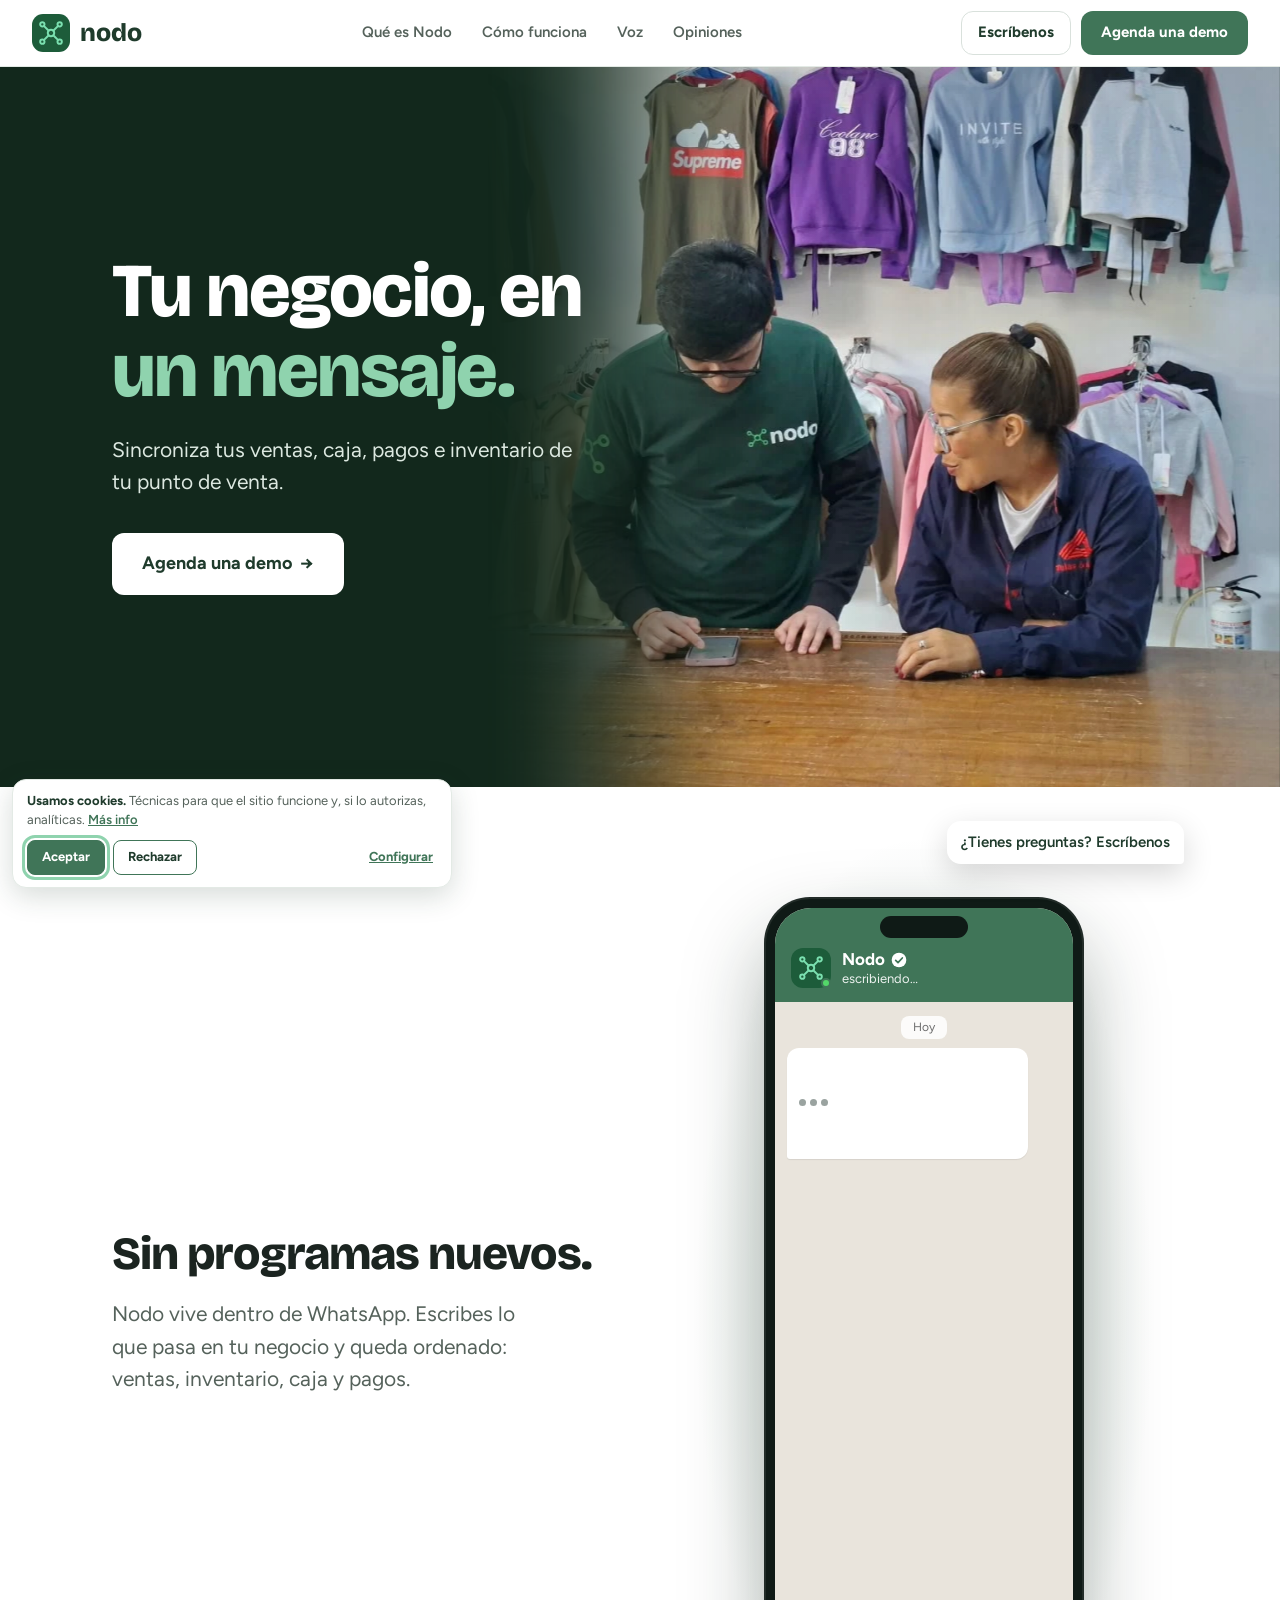
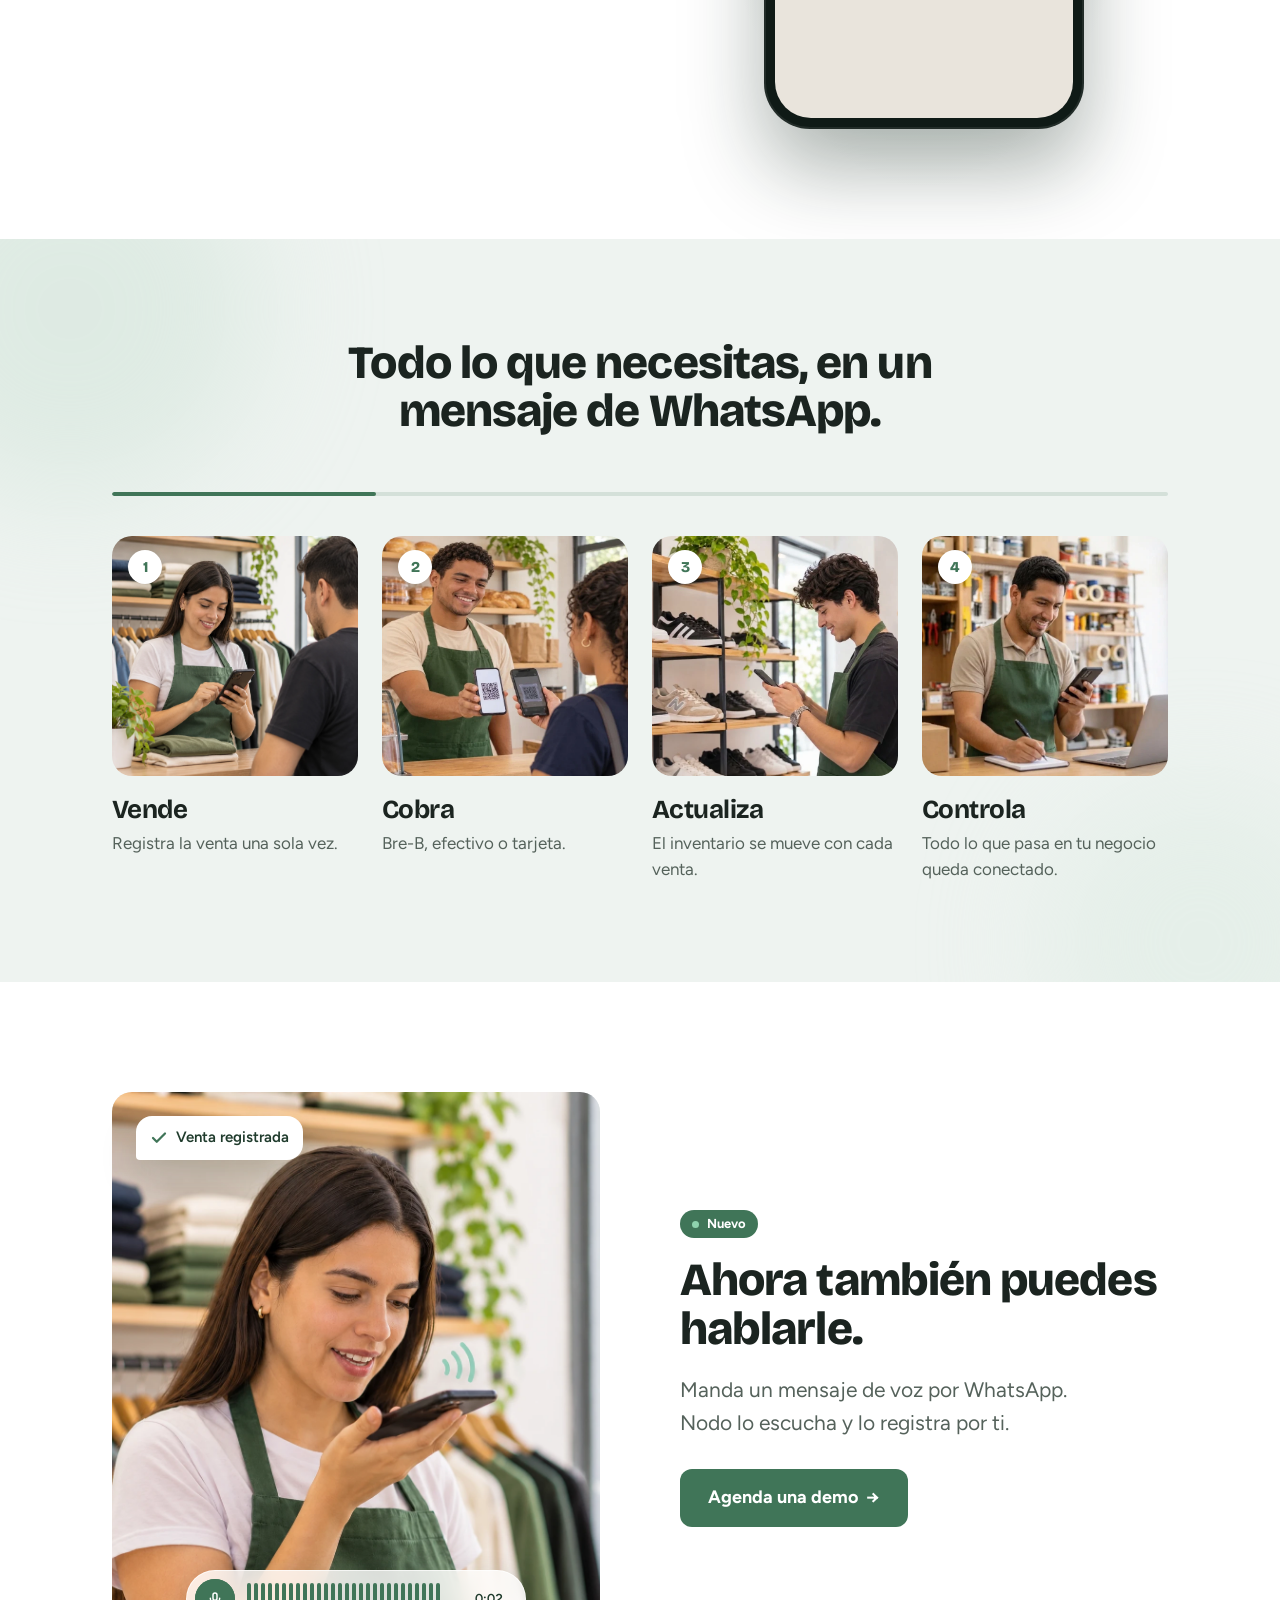
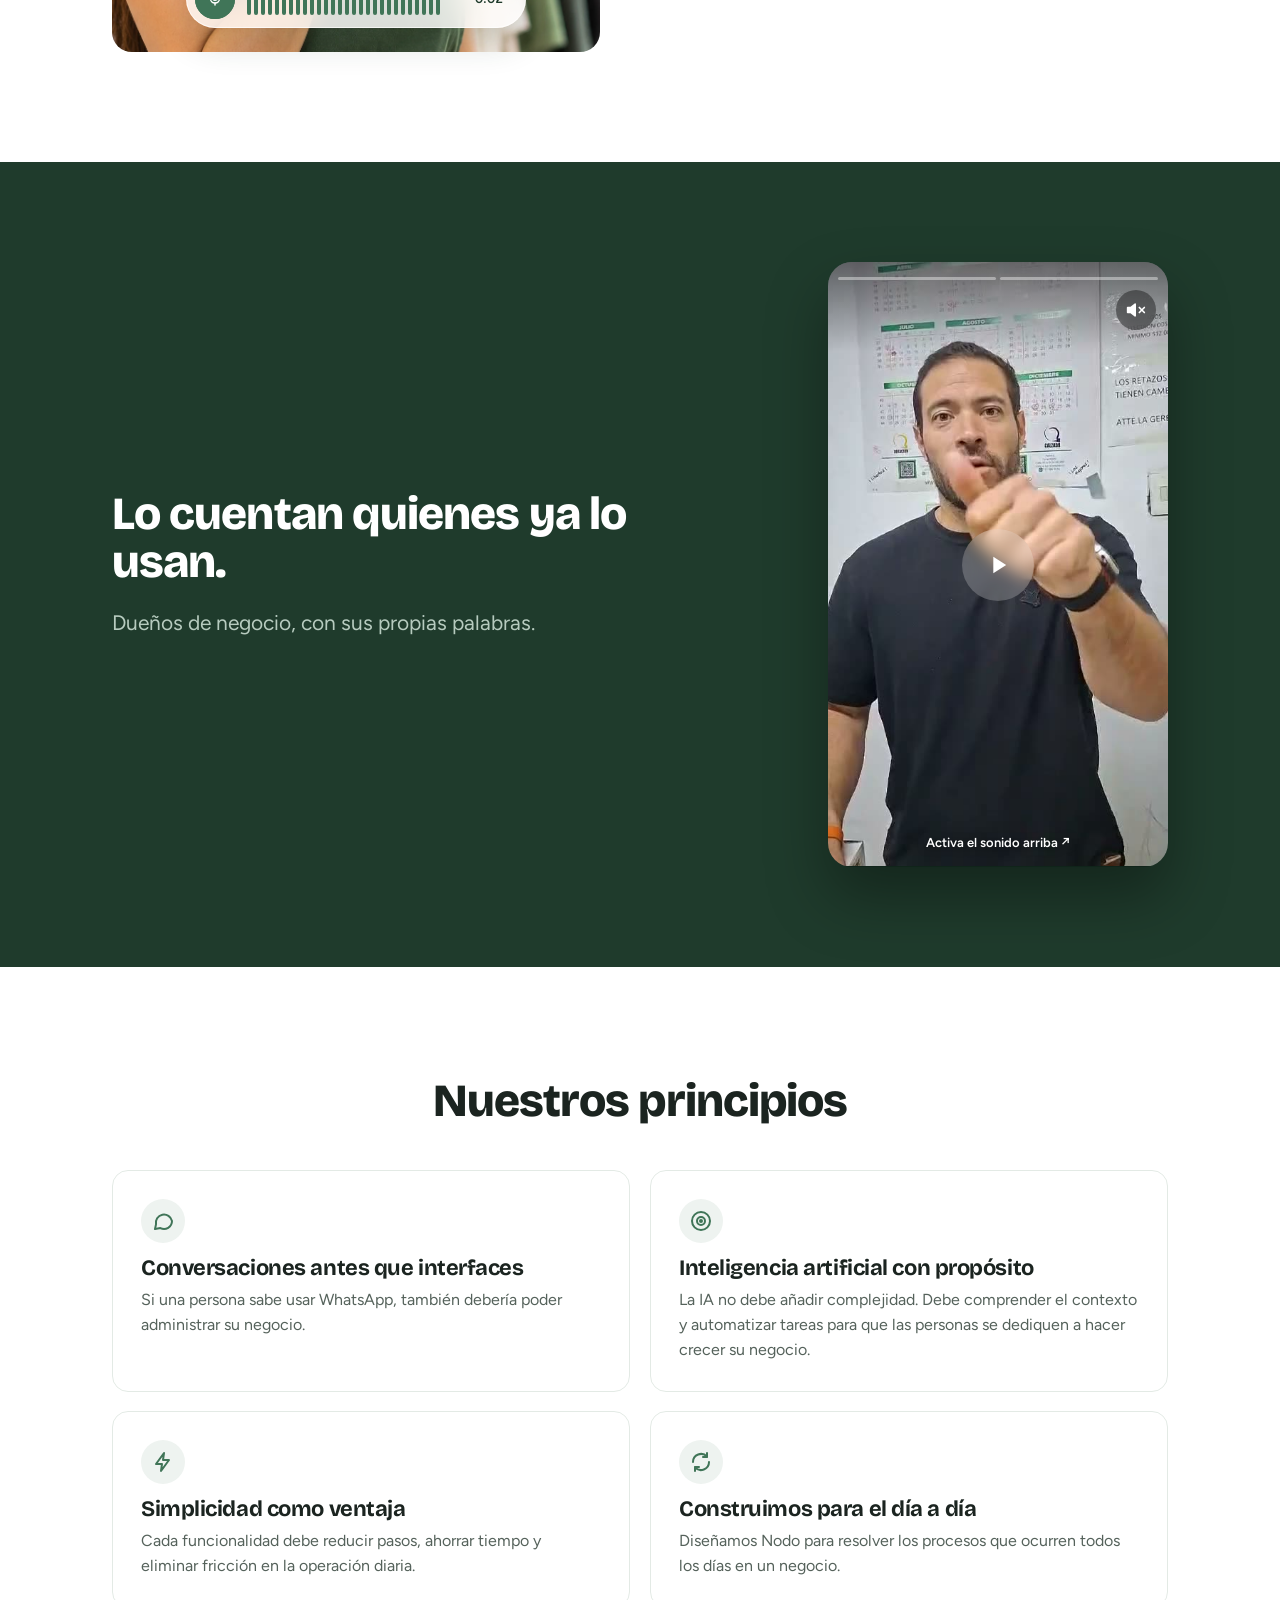
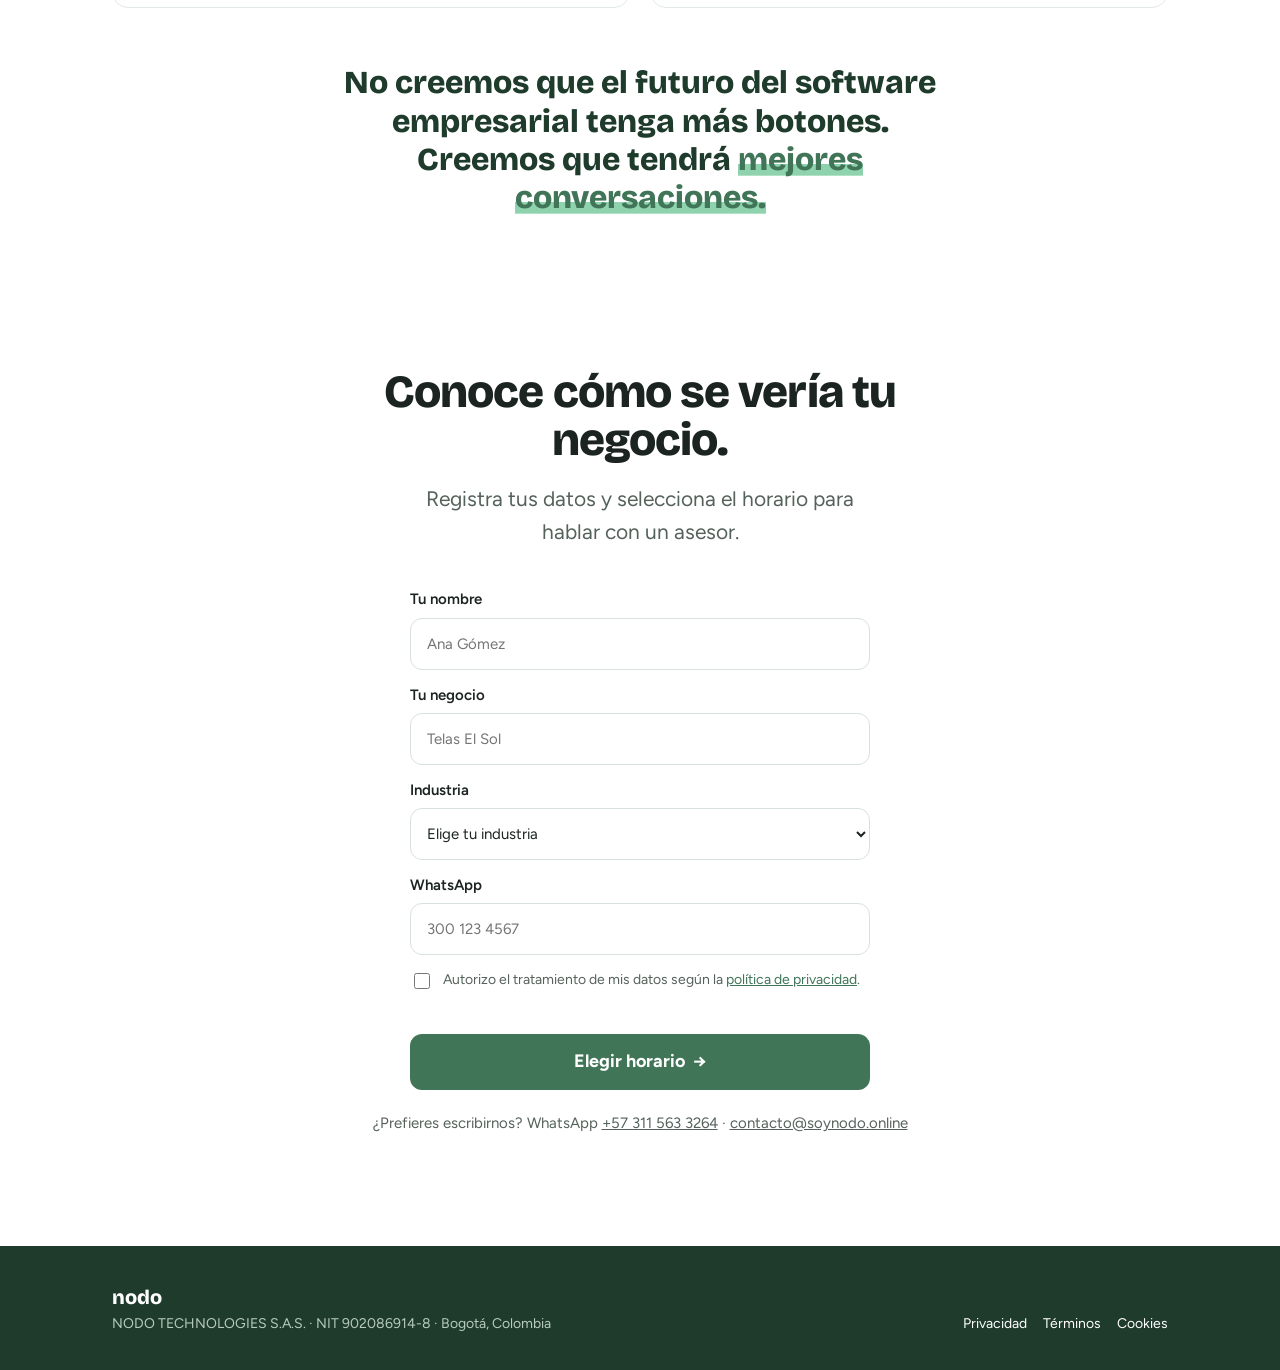
<file: index.html>
<!DOCTYPE html>
<html lang="es">
<head>
<meta charset="UTF-8">
<meta name="viewport" content="width=device-width, initial-scale=1.0">
<title>NODO — Tu negocio, en un mensaje.</title>
<link rel="icon" type="image/svg+xml" href="favicon.svg?v=4">
<meta name="description" content="Sincroniza tus ventas, caja, pagos e inventario de tu punto de venta. Vende, cobra y controla tu negocio desde WhatsApp.">
<meta property="og:title" content="NODO — Tu negocio, en un mensaje.">
<meta property="og:description" content="Sincroniza tus ventas, caja, pagos e inventario de tu punto de venta. Vende, cobra y controla tu negocio desde WhatsApp.">
<meta property="og:type" content="website">
<meta property="og:image" content="hero.webp">
<script>document.documentElement.classList.add('js')</script>
<link rel="preconnect" href="https://fonts.googleapis.com">
<link rel="preconnect" href="https://fonts.gstatic.com" crossorigin>
<link href="https://fonts.googleapis.com/css2?family=Bricolage+Grotesque:opsz,wght@12..96,600;12..96,800&family=Figtree:wght@400;500;600;700&display=swap" rel="stylesheet">
<style>
*,*::before,*::after{box-sizing:border-box}
html{scroll-behavior:smooth;-webkit-text-size-adjust:100%;scroll-padding-top:72px;overflow-x:hidden}
@supports(overflow:clip){html,body{overflow-x:clip}}
body{margin:0}

:root{
  --verde:      #407558;
  --verde-osc:  #1F3B2C;
  --verde-hero: 18,40,28;
  --verde-lt:   #EEF3F0;
  --menta:      #8FD3AE;
  --tinta:      #1B2420;
  --mute:       #55625B;
  --borde:      #E3EAE5;
  --borde-in:   #D9E1DC;
  --suave:      #B7CBBF;
  --fb: 'Figtree','Segoe UI',sans-serif;
  --fh: 'Bricolage Grotesque','Segoe UI',sans-serif;
  --ease: cubic-bezier(.2,.7,.2,1);
  --spring: cubic-bezier(.34,1.56,.64,1);
}

body{font-family:var(--fb);color:var(--tinta);font-size:18px;line-height:1.55;background:#fff;overflow-x:hidden}
h1,h2,h3{font-family:var(--fh);line-height:1.06;letter-spacing:-.02em;margin:0}
h2{font-size:46px;font-weight:800}
p{margin:0}
a{color:inherit}
img{max-width:100%;display:block}
::selection{background:var(--menta);color:var(--verde-osc)}

.w{max-width:1120px;margin:0 auto;padding:0 32px}
.mute{color:var(--mute)}
.lead{font-size:21px;max-width:440px}

/* ── Botones ── */
.btn{position:relative;overflow:hidden;isolation:isolate;display:inline-block;background:var(--verde);color:#fff;font:inherit;font-weight:700;padding:15px 28px;border-radius:12px;text-decoration:none;border:0;cursor:pointer;transition:background .2s,transform .25s var(--spring),box-shadow .25s}
.btn::after{content:'';position:absolute;top:0;left:-60%;width:40%;height:100%;background:linear-gradient(100deg,transparent,rgba(255,255,255,.35),transparent);transform:skewX(-20deg);transition:left .6s var(--ease);z-index:-1}
.btn:hover{background:var(--verde-osc);transform:translateY(-2px);box-shadow:0 10px 24px rgba(31,59,44,.25)}
.btn:hover::after{left:130%}
.btn:active{transform:translateY(0) scale(.97)}
.btn-white{background:#fff;color:var(--verde-osc);font-size:18px;padding:17px 30px}
.btn-white::after{background:linear-gradient(100deg,transparent,rgba(64,117,88,.18),transparent)}
.btn-white:hover{background:#fff;box-shadow:0 14px 34px rgba(0,0,0,.3)}
.btn .arr{display:inline-block;margin-left:8px;transition:transform .25s var(--ease)}
.btn:hover .arr{transform:translateX(4px)}

/* ── Placeholder de imagen ── */
.ph{position:relative;overflow:hidden;background:var(--verde-lt);border:2px dashed #9DB5A8;border-radius:20px;display:flex;flex-direction:column;align-items:center;justify-content:center;text-align:center;padding:28px;color:#2F4A3C}
.ph::after{content:'';position:absolute;inset:0;background:linear-gradient(110deg,transparent 30%,rgba(255,255,255,.55) 50%,transparent 70%);transform:translateX(-100%);animation:shimmer 4.5s ease-in-out infinite}
.ph .t{font-size:12px;letter-spacing:.08em;text-transform:uppercase;color:var(--verde);margin-bottom:8px;font-weight:700}
.ph .d{font-size:15px;line-height:1.45;max-width:360px;font-weight:500}
@keyframes shimmer{0%,40%{transform:translateX(-100%)}80%,100%{transform:translateX(100%)}}

/* ── Barra de progreso ── */
.progress{position:fixed;top:0;left:0;height:3px;width:100%;z-index:60;background:linear-gradient(90deg,var(--verde),var(--menta));transform-origin:0 50%;transform:scaleX(0)}

/* ── Nav ── */
.nav{position:sticky;top:0;z-index:30;background:rgba(255,255,255,.92);backdrop-filter:saturate(1.4) blur(10px);-webkit-backdrop-filter:saturate(1.4) blur(10px);border-bottom:1px solid var(--borde);transition:transform .35s var(--ease),box-shadow .3s}
.nav.scrolled{box-shadow:0 6px 24px rgba(31,59,44,.08)}
.nav.hide{transform:translateY(-100%)}
.js .nav{animation:navIn .7s var(--ease) both}
@keyframes navIn{from{transform:translateY(-100%);opacity:0}}
.nav-in{height:66px;display:flex;align-items:center;justify-content:space-between;padding:0 32px;gap:16px}
.logo{display:flex;align-items:center;gap:10px;font-family:var(--fh);font-weight:800;font-size:25px;color:var(--verde-osc);text-decoration:none}
.logo-tile{display:grid;place-items:center;width:38px;height:38px;border-radius:11px;background:#1D5C3A}
.logo-ico{transition:transform .6s var(--spring)}
.logo:hover .logo-ico{transform:rotate(90deg) scale(1.08)}
.logo-ico line{stroke-dasharray:8;stroke-dashoffset:8;animation:draw .6s var(--ease) forwards}
.logo-ico line:nth-of-type(2){animation-delay:.1s}.logo-ico line:nth-of-type(3){animation-delay:.2s}.logo-ico line:nth-of-type(4){animation-delay:.3s}
.logo-ico .core{transform-origin:12px 12px;animation:core 2.8s ease-in-out infinite}
@keyframes draw{to{stroke-dashoffset:0}}
@keyframes core{0%,100%{transform:scale(1)}50%{transform:scale(1.25)}}
.nav-links{display:flex;gap:30px;font-size:15px;font-weight:600;color:var(--mute)}
.nav-links a{position:relative;text-decoration:none;padding:6px 0;transition:color .2s}
.nav-links a::after{content:'';position:absolute;left:0;right:0;bottom:0;height:2px;border-radius:2px;background:var(--verde);transform:scaleX(0);transition:transform .3s var(--ease)}
.nav-links a:hover,.nav-links a.act{color:var(--verde-osc)}
.nav-links a:hover::after,.nav-links a.act::after{transform:scaleX(1)}
.nav-acts{display:flex;align-items:center;gap:10px}
.btn-ghost{color:var(--verde-osc);font-weight:700;font-size:15px;text-decoration:none;border:1.5px solid var(--borde-in);border-radius:12px;padding:9px 16px;transition:border-color .2s,background .2s,transform .25s var(--spring)}
.btn-ghost:hover{border-color:var(--verde);background:var(--verde-lt);transform:translateY(-2px)}
.nav .btn{padding:10px 20px;font-size:15px}
.menu-btn{display:none;width:44px;height:44px;border:1.5px solid var(--borde-in);border-radius:12px;background:#fff;align-items:center;justify-content:center;padding:0;cursor:pointer}
.menu-btn line{transition:transform .3s var(--ease),opacity .2s;transform-origin:12px 12px}
.nav.open .menu-btn line:nth-child(1){transform:translateY(5px) rotate(45deg)}
.nav.open .menu-btn line:nth-child(2){opacity:0}
.nav.open .menu-btn line:nth-child(3){transform:translateY(-5px) rotate(-45deg)}
.menu-mob{display:grid;grid-template-rows:0fr;transition:grid-template-rows .35s var(--ease)}
.menu-mob>div{overflow:hidden;display:flex;flex-direction:column;padding:0 20px}
.menu-mob a{padding:12px 0;font-weight:600;text-decoration:none;color:var(--verde-osc);border-bottom:1px solid var(--borde);opacity:0;transform:translateX(-12px);transition:opacity .3s,transform .3s var(--ease)}
.menu-mob a:last-child{border-bottom:0;margin-bottom:12px}
.nav.open .menu-mob{grid-template-rows:1fr;border-top:1px solid var(--borde)}
.nav.open .menu-mob a{opacity:1;transform:none}
.nav.open .menu-mob a:nth-child(2){transition-delay:.05s}.nav.open .menu-mob a:nth-child(3){transition-delay:.1s}.nav.open .menu-mob a:nth-child(4){transition-delay:.15s}.nav.open .menu-mob a:nth-child(5){transition-delay:.2s}

/* ── Hero ── */
.hero{position:relative;height:720px;overflow:hidden;background:rgb(var(--verde-hero))}
.hero-media{position:absolute;inset:-40px 0 -40px 38%;will-change:transform;-webkit-mask-image:linear-gradient(90deg,transparent 0,rgba(0,0,0,.04) 5%,rgba(0,0,0,.14) 10%,rgba(0,0,0,.3) 15%,rgba(0,0,0,.5) 20%,rgba(0,0,0,.7) 25%,rgba(0,0,0,.86) 30%,rgba(0,0,0,.96) 35%,#000 40%);mask-image:linear-gradient(90deg,transparent 0,rgba(0,0,0,.04) 5%,rgba(0,0,0,.14) 10%,rgba(0,0,0,.3) 15%,rgba(0,0,0,.5) 20%,rgba(0,0,0,.7) 25%,rgba(0,0,0,.86) 30%,rgba(0,0,0,.96) 35%,#000 40%)}
.hero-media img{width:100%;height:100%;object-fit:cover;object-position:60% 50%}
.js .hero-media img{animation:kb 2.6s var(--ease) both,drift 22s ease-in-out 2.6s infinite alternate}
@keyframes kb{from{transform:scale(1.14);filter:blur(6px)}to{transform:scale(1);filter:none}}
@keyframes drift{from{transform:scale(1)}to{transform:scale(1.07) translateX(-1.5%)}}
.hero::after{content:'';position:absolute;inset:0;pointer-events:none;background:linear-gradient(90deg,rgba(var(--verde-hero),0) 60%,rgba(var(--verde-hero),.12) 100%)}
.hero .w{position:relative;z-index:1;height:100%;display:flex;flex-direction:column;justify-content:center}
.hero h1{font-size:76px;font-weight:800;color:#fff;max-width:520px;margin-bottom:22px}
.hero h1 .wd{display:inline-block;overflow:hidden;vertical-align:top;padding-bottom:.08em;margin-bottom:-.08em}
.hero h1 .wd>span{display:inline-block;animation:wordUp .9s var(--ease) both;animation-delay:calc(.35s + var(--i)*90ms)}
.hero h1 .wd.hl>span{color:var(--menta)}
@keyframes wordUp{from{transform:translateY(105%);opacity:0}}
.hero p{font-size:21px;color:#DCE8E0;max-width:460px;margin-bottom:34px}
.js .hero .up{animation:fadeUp .9s var(--ease) both}
.js .hero p.up{animation-delay:.95s}
.js .hero .cta.up{animation-delay:1.1s}
@keyframes fadeUp{from{opacity:0;transform:translateY(24px)}}
.js @keyframes ping{0%{box-shadow:0 0 0 0 rgba(143,211,174,.7)}80%,100%{box-shadow:0 0 0 8px rgba(143,211,174,0)}}


/* ── Secciones ── */
.sec{padding:110px 0}
.sec-lt{background:var(--verde-lt);padding:100px 0;position:relative;overflow:hidden}
.split{display:grid;grid-template-columns:1fr 1fr;gap:80px;align-items:center}

/* ── Revelado al hacer scroll ── */
.js .rv{opacity:0;transform:translateY(32px);transition:opacity .9s var(--ease),transform .9s var(--ease);transition-delay:calc(var(--d,0)*110ms)}
.js .rv.rv-l{transform:translateX(-48px)}
.js .rv.rv-r{transform:translateX(48px)}
.js .rv.rv-s{transform:scale(.9)}
.js .rv.in{opacity:1;transform:none}

/* ── Teléfono ── */
.phone-box{position:relative;justify-self:center;width:320px;max-width:100%}
.phone-box::before{content:'';position:absolute;inset:-60px -70px;background:radial-gradient(closest-side,rgba(64,117,88,.28),rgba(64,117,88,0));border-radius:50%;animation:glow 5s ease-in-out infinite}
@keyframes glow{0%,100%{transform:scale(.92);opacity:.8}50%{transform:scale(1.08);opacity:1}}
.phone{position:relative;background:#0F1A16;border-radius:46px;padding:11px;box-shadow:0 40px 80px rgba(20,40,30,.35),0 0 0 2px rgba(255,255,255,.08) inset;animation:float 6s ease-in-out infinite}
@keyframes float{0%,100%{transform:translateY(0) rotate(-1deg)}50%{transform:translateY(-14px) rotate(1deg)}}
.phone-notch{position:absolute;top:19px;left:50%;margin-left:-44px;width:88px;height:22px;border-radius:12px;background:#0F1A16;z-index:2}
.phone-scr{border-radius:36px;overflow:hidden;background:#E9E4DC}
.chat-hdr{background:var(--verde);color:#fff;padding:40px 16px 14px;display:flex;align-items:center;gap:11px}
.chat-av{position:relative;width:40px;height:40px;border-radius:12px;background:#1D5C3A;display:flex;align-items:center;justify-content:center;flex-shrink:0}
.chat-av::after{content:'';position:absolute;right:0;bottom:0;width:10px;height:10px;border-radius:50%;background:#53D769;border:2px solid var(--verde)}
.chat-hdr b{font-size:17px;display:flex;align-items:center;gap:6px}
.chat-hdr .st{font-size:13px;opacity:.9;display:block;min-height:1.25em}
.chat{padding:14px 12px 20px;display:flex;flex-direction:column;gap:9px;font-size:14px;line-height:1.4;color:#111}
.chat-day{align-self:center;background:rgba(255,255,255,.85);color:#6b6b6b;font-size:12px;padding:3px 12px;border-radius:8px}
.b{position:relative;max-width:88%;padding:9px 12px 6px;box-shadow:0 1px 1px rgba(0,0,0,.08)}
.bn{align-self:flex-start;background:#fff;border-radius:12px 12px 12px 3px;transform-origin:0 100%}
.bu{align-self:flex-end;background:#DCF8C6;border-radius:12px 12px 3px 12px;transform-origin:100% 100%}
.b.card{width:88%}
.who{color:var(--verde);font-size:12px;letter-spacing:.03em;font-weight:700}
.ts{text-align:right;font-size:11px;color:#8a8a8a;margin-top:2px}
.ts .ck{color:#53BDEB;transition:color .4s}
.ct{display:flex;align-items:center;gap:7px;font-weight:700;margin:3px 0 6px}
.row{display:flex;justify-content:space-between;gap:10px;border-top:1px solid #EEF0EE;padding:4px 0}
.row b.g{color:var(--verde)}
.ok{display:flex;align-items:center;gap:6px;border-top:1px solid #EEF0EE;padding:6px 0 2px;color:var(--verde);font-weight:600;font-size:13px}
.ok polyline{stroke-dasharray:24;stroke-dashoffset:0}
/* secuencia del chat */
.js .chat.seq .b{opacity:0;transform:translateY(10px) scale(.92);transition:opacity .35s var(--ease),transform .45s var(--spring)}
.js .chat.seq .b.show{opacity:1;transform:none}
.js .chat.seq.reset .b,.js .chat.seq.reset .b>*{transition:none!important}
.js .chat.seq .bu .ck{color:#9aa3a0}
.js .chat.seq .bu.read .ck{color:#53BDEB}
/* El contenido de Nodo nace oculto (texto suelto y etiquetas) y aparece UNA sola vez al terminar de escribir */
.js .chat.seq .bn{color:transparent;transition:opacity .35s var(--ease),transform .45s var(--spring),color .45s var(--ease)}
.js .chat.seq .bn.done{color:#111}
.js .chat.seq .bn>*:not(.dots){opacity:0;transition:opacity .45s var(--ease)}
.js .chat.seq .bn.done>*:not(.dots){opacity:1;transition-delay:calc(var(--k,0)*70ms)}
.js .chat.seq .bn.done .ok polyline{animation:check .5s var(--ease) .5s both}
@keyframes check{from{stroke-dashoffset:24}}
.dots{position:absolute;left:12px;top:50%;margin-top:-4px;display:flex;gap:4px;opacity:0;transition:opacity .2s}
.bn.typing .dots{opacity:1}
.dots i{width:7px;height:7px;border-radius:50%;background:#9aa3a0;animation:bounce 1s ease-in-out infinite}
.dots i:nth-child(2){animation-delay:.15s}.dots i:nth-child(3){animation-delay:.3s}
@keyframes bounce{0%,60%,100%{transform:translateY(0);opacity:.5}30%{transform:translateY(-5px);opacity:1}}
.replay{position:absolute;right:-6px;bottom:-56px;display:inline-flex;align-items:center;gap:6px;font:inherit;font-size:14px;font-weight:600;color:var(--verde);background:#fff;border:1.5px solid var(--borde-in);border-radius:999px;padding:8px 14px;cursor:pointer;opacity:0;pointer-events:none;transition:opacity .3s,transform .25s var(--spring)}
.replay.on{opacity:1;pointer-events:auto}
.replay:hover{transform:translateY(-2px);border-color:var(--verde)}
.replay svg{transition:transform .5s var(--ease)}
.replay:hover svg{transform:rotate(-180deg)}

/* ── Funciones ── */
.feats{display:grid;grid-template-columns:repeat(4,1fr);gap:24px}
.feat{cursor:default}
.feat .ph{height:240px;background:#fff;transition:transform .45s var(--spring),box-shadow .45s,border-color .3s}
.feat:hover .ph{transform:translateY(-8px) rotate(-1deg);box-shadow:0 22px 40px rgba(31,59,44,.14);border-color:var(--verde)}
.feat .num{position:absolute;top:14px;left:16px;font-family:var(--fh);font-weight:800;font-size:15px;color:var(--verde);background:var(--verde-lt);width:34px;height:34px;border-radius:50%;display:flex;align-items:center;justify-content:center;transition:transform .45s var(--spring),background .3s,color .3s}
.feat:hover .num{transform:scale(1.15) rotate(-10deg);background:var(--verde);color:#fff}
.ph.ph-img{padding:0;border:0;background:var(--verde-lt)}
.ph.ph-img::after{display:none}
.ph.ph-img img{position:absolute;inset:0;width:100%;height:100%;object-fit:cover;display:block}
.ph.ph-img .num{z-index:1;background:#fff;box-shadow:0 2px 8px rgba(31,59,44,.18)}
.feat h3{position:relative;display:inline-block;font-size:26px;margin:20px 0 6px}
.feat h3::after{content:'';position:absolute;left:0;bottom:-4px;height:3px;width:100%;border-radius:2px;background:var(--verde);transform:scaleX(0);transform-origin:left;transition:transform .4s var(--ease)}
.feat:hover h3::after{transform:scaleX(1)}
.feat p{font-size:17px}
.flow{position:relative;height:4px;margin:0 0 40px;border-radius:2px;background:rgba(64,117,88,.15);overflow:hidden}
.flow i{position:absolute;top:0;left:0;height:100%;width:25%;border-radius:2px;background:var(--verde);animation:flow 4s var(--ease) infinite}
@keyframes flow{0%{transform:translateX(-100%)}100%{transform:translateX(400%)}}
.blob{position:absolute;border-radius:50%;filter:blur(60px);opacity:.5;pointer-events:none;animation:blob 18s ease-in-out infinite alternate}
.blob.b1{width:380px;height:380px;background:#CFE3D7;top:-120px;left:-120px}
.blob.b2{width:320px;height:320px;background:#DCEBE2;bottom:-120px;right:-80px;animation-delay:-6s}
@keyframes blob{to{transform:translate(80px,60px) scale(1.15)}}
.sec-lt .w{position:relative}

/* ── Voz ── */
.voz-wrap{position:relative}
.voz-ph{height:560px}
.vnote{position:absolute;left:0;right:0;bottom:24px;margin:0 auto;width:calc(100% - 48px);max-width:340px;z-index:2;display:flex;align-items:center;gap:12px;background:rgba(255,255,255,.82);-webkit-backdrop-filter:blur(14px) saturate(1.4);backdrop-filter:blur(14px) saturate(1.4);border:1px solid rgba(255,255,255,.7);border-radius:999px;padding:8px 18px 8px 8px;box-shadow:0 14px 34px rgba(31,59,44,.2)}
.vnote-play{width:40px;height:40px;border-radius:50%;background:var(--verde);display:flex;align-items:center;justify-content:center;flex-shrink:0;position:relative}
.vnote-play::before{content:'';position:absolute;inset:0;border-radius:50%;border:2px solid var(--verde);animation:ring 1.8s ease-out infinite}
@keyframes ring{from{transform:scale(1);opacity:.8}to{transform:scale(1.7);opacity:0}}
.wave{flex:1;display:flex;align-items:center;gap:3px;height:32px}
.wave i{flex:1;max-width:4px;height:100%;border-radius:2px;background:var(--verde);transform-origin:50% 50%;animation:wave 1.1s ease-in-out infinite;animation-delay:calc(var(--i)*-73ms)}
@keyframes wave{0%,100%{transform:scaleY(.2)}50%{transform:scaleY(1)}}
.vnote-t{font-size:13px;font-weight:600;color:var(--verde-osc);font-variant-numeric:tabular-nums;min-width:32px}
.vreply{position:absolute;left:24px;top:24px;z-index:2;background:#fff;border-radius:16px 16px 16px 4px;padding:10px 14px;font-size:15px;font-weight:600;color:var(--verde-osc);box-shadow:0 16px 36px rgba(31,59,44,.18);display:flex;align-items:center;gap:8px;animation:pop 6s var(--spring) infinite}
@keyframes pop{0%,15%{opacity:0;transform:translateY(10px) scale(.8)}25%,85%{opacity:1;transform:none}95%,100%{opacity:0;transform:translateY(-6px) scale(.96)}}
.tag{display:inline-flex;align-items:center;gap:8px;background:var(--verde);color:#fff;font-size:13px;font-weight:700;padding:4px 12px;border-radius:999px;margin-bottom:18px}
.tag i{width:7px;height:7px;border-radius:50%;background:var(--menta);animation:ping 2.2s ease-out infinite}

/* ── Opiniones ── */
.opi{position:relative;overflow:hidden;background:var(--verde-osc);color:#fff;padding:100px 0}
.net{position:absolute;inset:0;width:100%;height:100%;opacity:.55;pointer-events:none}
.opi .w{position:relative}
.opi .split{grid-template-columns:1fr 340px}
.reel{position:relative;aspect-ratio:9/16;border-radius:24px;overflow:hidden;background:linear-gradient(160deg,#5E8F76,#2D5A43);box-shadow:0 30px 60px rgba(0,0,0,.35);transition:transform .5s var(--spring)}
.reel:hover{transform:rotate(-2deg) scale(1.02)}
.reel{background:#10241A}
.reel video{position:absolute;inset:0;width:100%;height:100%;object-fit:cover;opacity:0;transition:opacity .45s var(--ease)}
.reel video.on{opacity:1}
.reel::after{content:'';position:absolute;left:0;right:0;top:0;height:90px;background:linear-gradient(rgba(0,0,0,.45),transparent);pointer-events:none;z-index:2}
.reel-bars{position:absolute;top:8px;left:10px;right:10px;display:flex;gap:4px;z-index:4}
.reel-bars button{flex:1;height:16px;padding:0;border:0;background:transparent;cursor:pointer;display:flex;align-items:center}
.reel-bars i{display:block;width:100%;height:3px;border-radius:2px;background:rgba(255,255,255,.4);position:relative;overflow:hidden}
.reel-bars i b{position:absolute;inset:0;background:#fff;transform:scaleX(0);transform-origin:left}
.reel-tap{position:absolute;inset:0;z-index:1;width:100%;border:0;background:transparent;cursor:pointer;padding:0}
.reel-play{position:absolute;left:50%;top:50%;z-index:3;width:72px;height:72px;margin:-36px 0 0 -36px;border-radius:50%;background:rgba(255,255,255,.22);backdrop-filter:blur(8px);-webkit-backdrop-filter:blur(8px);display:flex;align-items:center;justify-content:center;opacity:0;transform:scale(.8);pointer-events:none;transition:opacity .3s,transform .4s var(--spring)}
.reel.paused .reel-play{opacity:1;transform:none}
.reel-snd{position:absolute;top:28px;right:12px;z-index:4;width:40px;height:40px;border-radius:50%;border:0;background:rgba(0,0,0,.4);backdrop-filter:blur(6px);-webkit-backdrop-filter:blur(6px);color:#fff;display:flex;align-items:center;justify-content:center;cursor:pointer;transition:background .2s,transform .25s var(--spring)}
.reel-snd:hover{background:rgba(0,0,0,.6);transform:scale(1.08)}
.reel-snd .on{display:none}
.reel-snd[aria-pressed="true"] .on{display:block}
.reel-snd[aria-pressed="true"] .off{display:none}
.reel-hint{position:absolute;left:0;right:0;bottom:14px;z-index:3;text-align:center;font-size:13px;font-weight:600;color:#fff;text-shadow:0 1px 8px rgba(0,0,0,.6);pointer-events:none;animation:fadeUp .8s var(--ease) 1s both}
.reel-hint.gone{display:none}

/* ── Principios ── */
.prin{display:grid;grid-template-columns:1fr 1fr;gap:20px}
.prin-c{position:relative;overflow:hidden;height:100%;background:#fff;border:1px solid var(--borde);border-radius:16px;padding:28px;transform:perspective(900px) rotateX(var(--rx,0deg)) rotateY(var(--ry,0deg)) translateY(var(--ty,0));transition:transform .4s var(--ease),box-shadow .4s,border-color .3s}
.prin-c::before{content:'';position:absolute;inset:0;background:radial-gradient(360px circle at var(--mx,50%) var(--my,50%),rgba(143,211,174,.28),transparent 60%);opacity:0;transition:opacity .3s;pointer-events:none}
.prin-c:hover{--ty:-6px;box-shadow:0 24px 44px rgba(31,59,44,.12);border-color:#C9DAD0}
.prin-c:hover::before{opacity:1}
.prin-c>*{position:relative}
.prin-ico{width:44px;height:44px;border-radius:50%;background:var(--verde-lt);display:flex;align-items:center;justify-content:center;margin-bottom:14px;transition:transform .5s var(--spring),background .3s}
.prin-ico svg{transition:stroke .3s}
.prin-c:hover .prin-ico{transform:scale(1.15) rotate(-12deg);background:var(--verde)}
.prin-c:hover .prin-ico svg{stroke:#fff}
.prin-c h3{font-size:22px;margin-bottom:8px}
.prin-c p{font-size:16px}
.convic{font-family:var(--fh);font-weight:800;font-size:32px;line-height:1.2;text-align:center;margin:56px auto 0;max-width:620px;color:var(--verde-osc)}
.convic span{color:var(--verde);background:linear-gradient(var(--menta),var(--menta)) no-repeat 0 88%/0% 30%;transition:background-size 1.2s var(--ease) .5s}
.convic.in span,html:not(.js) .convic span{background-size:100% 30%}

/* ── Demo / formulario ── */
.demo{text-align:center}
.form{max-width:460px;margin:0 auto;text-align:left;display:flex;flex-direction:column;gap:14px}
.form label.f{font-weight:600;font-size:15px;transition:color .2s}
.form label.f:focus-within{color:var(--verde)}
.form input[type=text],.form input[type=tel],.form select{display:block;width:100%;margin-top:6px;height:52px;padding:0 16px;border:1.5px solid var(--borde-in);border-radius:12px;font:inherit;font-weight:400;background:#fff;color:var(--tinta);transition:border-color .2s,box-shadow .25s,transform .25s var(--ease)}
.form select{padding:0 12px}
.form input:hover,.form select:hover{border-color:#B9C9BF}
.form input:focus,.form select:focus{outline:none;border-color:var(--verde);box-shadow:0 0 0 4px rgba(64,117,88,.18);transform:translateY(-1px)}
.form .bad{border-color:#A3361F!important;animation:shake .4s}
@keyframes shake{20%,60%{transform:translateX(-6px)}40%,80%{transform:translateX(6px)}}
.chk{display:flex;gap:10px;align-items:flex-start;font-size:14px;color:var(--mute)}
.chk input{margin-top:4px;accent-color:var(--verde);width:16px;height:16px;flex-shrink:0}
.chk a{color:var(--verde)}
.form .btn{height:56px;font-size:18px;padding:0}
.form-err{color:#A3361F;font-size:14px;font-weight:600;min-height:1em;margin:0}
.form-ok{display:none;align-items:center;gap:10px;justify-content:center;color:var(--verde);font-weight:700;font-size:16px}
.form-ok.on{display:flex;animation:fadeUp .5s var(--ease)}
.form-ok circle{stroke-dasharray:64;stroke-dashoffset:64;animation:dash .6s var(--ease) forwards}
.form-ok polyline{stroke-dasharray:20;stroke-dashoffset:20;animation:dash .4s var(--ease) .5s forwards}
@keyframes dash{to{stroke-dashoffset:0}}

/* ── WhatsApp flotante ── */
.wa-float{position:fixed;right:24px;bottom:24px;z-index:40;width:60px;height:60px;border-radius:50%;background:#25D366;display:flex;align-items:center;justify-content:center;box-shadow:0 8px 24px rgba(0,0,0,.28);transition:transform .45s var(--spring)}
.wa-float::before{content:'';position:absolute;inset:0;border-radius:50%;background:#25D366;animation:ring 2.4s ease-out infinite;z-index:-1}
.wa-float:hover{transform:scale(1.1) rotate(-8deg)}
.js .wa-float{transform:scale(0)}
.js .wa-float.show{transform:scale(1)}
.js .wa-float.show:hover{transform:scale(1.1) rotate(-8deg)}
.wa-tip{position:fixed;right:96px;bottom:36px;z-index:40;background:#fff;color:var(--verde-osc);font-size:15px;font-weight:600;padding:10px 14px;border-radius:14px 14px 4px 14px;box-shadow:0 10px 30px rgba(0,0,0,.16);opacity:0;transform:translateX(12px) scale(.9);transform-origin:100% 100%;pointer-events:none;transition:opacity .35s,transform .45s var(--spring)}
.wa-tip.on{opacity:1;transform:none}

/* ── Volver arriba ── */
.to-top{position:fixed;left:24px;bottom:24px;z-index:40;width:48px;height:48px;border-radius:50%;border:1.5px solid var(--borde-in);background:#fff;display:flex;align-items:center;justify-content:center;cursor:pointer;box-shadow:0 8px 20px rgba(31,59,44,.12);opacity:0;transform:translateY(16px);pointer-events:none;transition:opacity .3s,transform .4s var(--spring),border-color .2s}
.to-top.on{opacity:1;transform:none;pointer-events:auto}
.to-top:hover{border-color:var(--verde);transform:translateY(-3px)}

/* ── Footer ── */
.foot{background:var(--verde-osc);color:var(--suave);padding:36px 0;font-size:14px}
.foot .w{display:flex;justify-content:space-between;gap:24px;flex-wrap:wrap;align-items:flex-end}
.foot-logo{color:#fff;font-size:20px;font-family:var(--fh);font-weight:800}
.foot-links{display:flex;gap:16px}
.foot-links a{color:#fff;text-decoration:none;background:linear-gradient(currentColor,currentColor) no-repeat 0 100%/0 1px;transition:background-size .3s var(--ease)}
.foot-links a:hover{background-size:100% 1px}

/* ── Responsive ── */
@media(max-width:1000px){
  .nav-links,.btn-ghost{display:none}
  .menu-btn{display:flex}
  .feats{grid-template-columns:repeat(2,1fr)}
}
@media(min-width:1001px){.menu-mob{display:none}}
@media(max-width:760px){
  body{font-size:17px}
  h2{font-size:34px}
  .w{padding:0 20px}
  .nav-in{padding:0 20px}
  .logo{font-size:23px}
  .nav .btn{padding:9px 14px;font-size:14px}
  .lead{font-size:18px}

  .hero{height:680px}
  .hero-media{inset:0 0 auto 0;height:440px;-webkit-mask-image:none;mask-image:none}
  .hero-media img{object-position:50% 40%}
  .hero::after{background:linear-gradient(180deg,rgba(var(--verde-hero),0) 28%,rgba(var(--verde-hero),.9) 56%,var(--verde-osc) 68%)}
  .hero .w{justify-content:flex-end;padding-bottom:30px}
  .hero h1{font-size:42px;margin-bottom:14px}
  .hero p{font-size:17px;margin-bottom:24px}
        .btn-white{font-size:17px;padding:16px 24px}
  
  .sec{padding:72px 0}
  .sec-lt,.opi{padding:72px 0}
  .split,.opi .split{grid-template-columns:1fr;gap:48px}
  .phone-box{margin-bottom:40px}
  .replay{right:50%;transform:translateX(50%);bottom:-58px}
  .replay:hover{transform:translateX(50%) translateY(-2px)}
  .feats{grid-template-columns:1fr;gap:32px}
  .feat .ph{height:auto;aspect-ratio:4/3}
  .feat:nth-child(1) .ph img{object-position:50% 30%}
  .voz-wrap{order:2}
  .voz-ph{height:400px}
  .vnote{bottom:14px;width:calc(100% - 28px)}
  .vreply{left:14px;top:14px;font-size:14px}
  .opi .reel{max-width:320px;width:100%;justify-self:center}
  .prin{grid-template-columns:1fr}
  .convic{font-size:24px;margin-top:40px}
  .feats-title{margin-bottom:28px!important}
  .wa-float{right:16px;bottom:16px;width:56px;height:56px}
  .wa-tip{right:82px;bottom:26px;font-size:14px;max-width:calc(100vw - 100px)}
  .js .rv.rv-l:not(.in),.js .rv.rv-r:not(.in){transform:translateY(32px)}
  .to-top{left:16px;bottom:16px}
}
@media(prefers-reduced-motion:reduce){
  *,*::before,*::after{animation:none!important;transition:none!important}
  html{scroll-behavior:auto}
  .js .rv,.js .chat.seq .b,.js .wa-float{opacity:1!important;transform:none!important}
  .js .chat.seq .bn{color:#111!important}
  .js .chat.seq .bn>*:not(.dots){opacity:1!important}
  .dots{display:none}
  .convic span{background-size:100% 30%}
  .reel-bars i:first-child::after{transform:scaleX(1)}
}
</style>
</head>
<body>

<div class="progress" id="progress" aria-hidden="true"></div>

<!-- NAV -->
<header class="nav" id="nav">
  <div class="nav-in">
    <a href="#" class="logo" aria-label="Nodo, inicio">
      <span class="logo-tile"><svg class="logo-ico" width="26" height="26" viewBox="0 0 24 24" fill="none" stroke="#7BE0B0" stroke-width="1.8" stroke-linecap="round" aria-hidden="true"><circle class="core" cx="12" cy="12" r="3"/><circle cx="4" cy="4" r="2"/><circle cx="20" cy="4" r="2"/><circle cx="4" cy="20" r="2"/><circle cx="20" cy="20" r="2"/><line x1="5.6" y1="5.6" x2="9.9" y2="9.9"/><line x1="18.4" y1="5.6" x2="14.1" y2="9.9"/><line x1="5.6" y1="18.4" x2="9.9" y2="14.1"/><line x1="18.4" y1="18.4" x2="14.1" y2="14.1"/></svg></span>nodo
    </a>
    <nav class="nav-links" aria-label="Principal">
      <a href="#que-es">Qué es Nodo</a>
      <a href="#funciones">Cómo funciona</a>
      <a href="#voz">Voz</a>
      <a href="#opiniones">Opiniones</a>
    </nav>
    <div class="nav-acts">
      <a href="https://wa.me/573115633264" data-wa="Hola, vengo de la página de Nodo y quiero hacerles una pregunta." class="btn-ghost" target="_blank" rel="noopener">Escríbenos</a>
      <a class="btn" href="#demo">Agenda una demo</a>
      <button type="button" class="menu-btn" id="menuBtn" aria-label="Abrir menú" aria-expanded="false" aria-controls="menuMob">
        <svg width="20" height="20" viewBox="0 0 24 24" fill="none" stroke="#1F3B2C" stroke-width="2.2" stroke-linecap="round" aria-hidden="true"><line x1="4" y1="7" x2="20" y2="7"/><line x1="4" y1="12" x2="20" y2="12"/><line x1="4" y1="17" x2="20" y2="17"/></svg>
      </button>
    </div>
  </div>
  <nav class="menu-mob" id="menuMob" aria-label="Menú móvil">
    <div>
      <a href="#que-es">Qué es Nodo</a>
      <a href="#funciones">Cómo funciona</a>
      <a href="#voz">Voz</a>
      <a href="#opiniones">Opiniones</a>
      <a href="https://wa.me/573115633264" data-wa="Hola, estoy viendo la página de Nodo desde mi celular y quiero más información." target="_blank" rel="noopener">Escríbenos por WhatsApp</a>
    </div>
  </nav>
</header>

<main>

<!-- HERO -->
<section class="hero" id="hero">
  <div class="hero-media" id="heroMedia"><img src="hero.webp" alt="Comerciante de una tienda de telas y una persona de Nodo miran juntas el celular" fetchpriority="high"></div>
  <div class="w">
    <h1 id="heroTitle">Tu negocio, en un mensaje.</h1>
    <p class="up">Sincroniza tus ventas, caja, pagos e inventario de tu punto de venta.</p>
    <div class="cta up"><a class="btn btn-white" href="#demo">Agenda una demo<span class="arr" aria-hidden="true">→</span></a></div>
  </div>
</section>

<!-- QUÉ ES NODO -->
<section class="sec" id="que-es">
  <div class="w split">
    <div>
      <h2 class="rv" style="margin-bottom:20px">Sin programas nuevos.</h2>
      <p class="mute lead rv" style="--d:1">Nodo vive dentro de WhatsApp. Escribes lo que pasa en tu negocio y queda ordenado: ventas, inventario, caja y pagos.</p>
    </div>
    <div class="phone-box rv rv-r">
      <div class="phone" role="img" aria-label="Conversación de ejemplo con Nodo: el comerciante registra la venta de 5 camisetas moradas por 125.000 pesos pagada con Bre-B y consulta el inventario: 165 camisetas moradas y 115 jeans">
        <div class="phone-notch"></div>
        <div class="phone-scr">
          <div class="chat-hdr">
            <span class="chat-av"><svg width="26" height="26" viewBox="0 0 24 24" fill="none" stroke="#7BE0B0" stroke-width="1.8" stroke-linecap="round" aria-hidden="true"><circle cx="12" cy="12" r="3"/><circle cx="4" cy="4" r="2"/><circle cx="20" cy="4" r="2"/><circle cx="4" cy="20" r="2"/><circle cx="20" cy="20" r="2"/><line x1="5.6" y1="5.6" x2="9.9" y2="9.9"/><line x1="18.4" y1="5.6" x2="14.1" y2="9.9"/><line x1="5.6" y1="18.4" x2="9.9" y2="14.1"/><line x1="18.4" y1="18.4" x2="14.1" y2="14.1"/></svg></span>
            <div style="line-height:1.25">
              <b>Nodo <svg width="16" height="16" viewBox="0 0 24 24" aria-hidden="true"><circle cx="12" cy="12" r="11" fill="#fff"/><polyline points="7 12.5 10.5 16 17 9" fill="none" stroke="#407558" stroke-width="2.6" stroke-linecap="round" stroke-linejoin="round"/></svg></b>
              <span class="st" id="chatStatus">en línea</span>
            </div>
          </div>
          <div class="chat seq" id="chat" aria-hidden="true">
            <span class="chat-day">Hoy</span>
            <div class="b bn"><span class="who">NODO</span><br>¡Hola! Soy NODO. Te ayudo a llevar el control de tu negocio desde WhatsApp.<div class="ts">10:41</div></div>
            <div class="b bu">Vendí 5 camisetas moradas de $25.000 a María López. Me paga por Bre-B.<div class="ts">10:42 <span class="ck">✓✓</span></div></div>
            <div class="b bn card">
              <span class="who">NODO</span>
              <div class="ct"><svg width="17" height="17" viewBox="0 0 24 24" fill="none" stroke="#407558" stroke-width="2" stroke-linecap="round" stroke-linejoin="round"><path d="M6 3h12v18l-3-2-3 2-3-2-3 2z"/><line x1="9" y1="8" x2="15" y2="8"/><line x1="9" y1="12" x2="15" y2="12"/></svg>Venta registrada</div>
              <div class="row"><span>Camiseta morada</span><b>5 unidades</b></div>
              <div class="row"><span>Total</span><b class="g">$125.000</b></div>
              <div class="row"><span>Cliente</span><span>María López</span></div>
              <div class="row"><span>Pago</span><b>Bre-B</b></div>
              <div class="ok"><svg width="14" height="14" viewBox="0 0 24 24" fill="none" stroke="#407558" stroke-width="3"><polyline points="20 6 9 17 4 12"/></svg>Inventario actualizado</div>
              <div class="ts">10:42</div>
            </div>
            <div class="b bu">¿Cómo está mi inventario?<div class="ts">10:43 <span class="ck">✓✓</span></div></div>
            <div class="b bn card">
              <span class="who">NODO</span>
              <div class="ct"><svg width="17" height="17" viewBox="0 0 24 24" fill="none" stroke="#407558" stroke-width="2" stroke-linecap="round" stroke-linejoin="round"><path d="M21 8l-9-5-9 5v8l9 5 9-5z"/><polyline points="3 8 12 13 21 8"/><line x1="12" y1="13" x2="12" y2="21"/></svg>Inventario actualizado</div>
              <div class="row"><span>Camiseta morada</span><b class="g">165 unidades</b></div>
              <div class="row"><span>Jeans</span><b class="g">115 unidades</b></div>
              <div class="ts">10:43</div>
            </div>
          </div>
        </div>
      </div>
      <button type="button" class="replay" id="replay">
        <svg width="16" height="16" viewBox="0 0 24 24" fill="none" stroke="currentColor" stroke-width="2.2" stroke-linecap="round" stroke-linejoin="round" aria-hidden="true"><path d="M3 12a9 9 0 1 0 3-6.7"/><polyline points="3 3 3 8 8 8"/></svg>Ver de nuevo
      </button>
    </div>
  </div>
</section>

<!-- FUNCIONES -->
<section class="sec-lt" id="funciones">
  <span class="blob b1" aria-hidden="true"></span><span class="blob b2" aria-hidden="true"></span>
  <div class="w">
    <h2 class="feats-title rv" style="text-align:center;margin:0 auto 56px;max-width:700px">Todo lo que necesitas, en un mensaje de WhatsApp.</h2>
    <div class="flow rv" aria-hidden="true"><i></i></div>
    <div class="feats">
      <div class="feat rv" style="--d:0">
        <div class="ph ph-img"><span class="num" aria-hidden="true">1</span><img src="img/funciones-1.webp" alt="Vendedora en el mostrador registrando una venta en el celular" loading="lazy" decoding="async"></div>
        <h3>Vende</h3>
        <p class="mute">Registra la venta una sola vez.</p>
      </div>
      <div class="feat rv" style="--d:1">
        <div class="ph ph-img"><span class="num" aria-hidden="true">2</span><img src="img/funciones-2.webp" alt="Cliente pagando con el celular escaneando un código QR en el mostrador" loading="lazy" decoding="async"></div>
        <h3>Cobra</h3>
        <p class="mute">Bre-B, efectivo o tarjeta.</p>
      </div>
      <div class="feat rv" style="--d:2">
        <div class="ph ph-img"><span class="num" aria-hidden="true">3</span><img src="img/funciones-3.webp" alt="Estantes con ropa y telas de colores bien ordenados" loading="lazy" decoding="async"></div>
        <h3>Actualiza</h3>
        <p class="mute">El inventario se mueve con cada venta.</p>
      </div>
      <div class="feat rv" style="--d:3">
        <div class="ph ph-img"><span class="num" aria-hidden="true">4</span><img src="img/funciones-4.webp" alt="Dueña del negocio revisando el celular y anotando en su libreta junto al portátil" loading="lazy" decoding="async"></div>
        <h3>Controla</h3>
        <p class="mute">Todo lo que pasa en tu negocio queda conectado.</p>
      </div>
    </div>
  </div>
</section>

<!-- VOZ -->
<section class="sec" id="voz">
  <div class="w split">
    <div class="voz-wrap rv rv-l">
      <div class="ph ph-img voz-ph"><img src="img/voz.webp" alt="Comerciante en su tienda de ropa grabando un mensaje de voz en el celular" loading="lazy" decoding="async" style="object-position:45% 40%"></div>
      <div class="vreply" aria-hidden="true">
        <svg width="18" height="18" viewBox="0 0 24 24" fill="none" stroke="#407558" stroke-width="3" stroke-linecap="round" stroke-linejoin="round"><polyline points="20 6 9 17 4 12"/></svg>Venta registrada
      </div>
      <div class="vnote" aria-hidden="true">
        <span class="vnote-play"><svg width="16" height="16" viewBox="0 0 24 24" fill="none" stroke="#fff" stroke-width="2.2" stroke-linecap="round"><rect x="9" y="3" width="6" height="11" rx="3"/><path d="M5 11a7 7 0 0 0 14 0"/><line x1="12" y1="18" x2="12" y2="21"/></svg></span>
        <span class="wave" id="wave"></span>
        <span class="vnote-t" id="vnoteT">0:00</span>
      </div>
    </div>
    <div>
      <span class="tag rv"><i aria-hidden="true"></i>Nuevo</span>
      <h2 class="rv" style="--d:1;margin-bottom:20px">Ahora también puedes hablarle.</h2>
      <p class="mute lead rv" style="--d:2;margin-bottom:30px">Manda un mensaje de voz por WhatsApp. Nodo lo escucha y lo registra por ti.</p>
      <div class="rv" style="--d:3"><a class="btn" href="#demo">Agenda una demo<span class="arr" aria-hidden="true">→</span></a></div>
    </div>
  </div>
</section>

<!-- OPINIONES -->
<section class="opi" id="opiniones">
  <canvas class="net" id="net" aria-hidden="true"></canvas>
  <div class="w split">
    <div>
      <h2 class="rv" style="color:#fff;margin-bottom:20px">Lo cuentan quienes ya lo usan.</h2>
      <p class="lead rv" style="--d:1;color:var(--suave)">Dueños de negocio, con sus propias palabras.</p>
    </div>
    <div class="reel rv rv-s" id="reel" style="--d:1" role="region" aria-label="Videos de clientes de Nodo">
      <video src="videos/resena-1.mp4" poster="videos/resena-1.jpg" class="on" playsinline muted preload="metadata" aria-label="Reseña en video de un cliente de Nodo, 1 de 2"></video>
      <video src="videos/resena-2.mp4" poster="videos/resena-2.jpg" playsinline muted preload="metadata" aria-label="Reseña en video de un cliente de Nodo, 2 de 2"></video>
      <div class="reel-bars" id="reelBars">
        <button type="button" aria-label="Ver video 1"><i><b></b></i></button>
        <button type="button" aria-label="Ver video 2"><i><b></b></i></button>
      </div>
      <button type="button" class="reel-tap" id="reelTap" aria-label="Pausar o reproducir el video"></button>
      <span class="reel-play" aria-hidden="true"><svg width="28" height="28" viewBox="0 0 24 24" fill="#fff"><path d="M8 5v14l11-7z"/></svg></span>
      <button type="button" class="reel-snd" id="reelSnd" aria-label="Activar sonido" aria-pressed="false">
        <svg class="off" width="20" height="20" viewBox="0 0 24 24" fill="none" stroke="currentColor" stroke-width="2" stroke-linecap="round" stroke-linejoin="round" aria-hidden="true"><polygon points="11 5 6 9 2 9 2 15 6 15 11 19 11 5" fill="currentColor"/><line x1="22" y1="9" x2="16" y2="15"/><line x1="16" y1="9" x2="22" y2="15"/></svg>
        <svg class="on" width="20" height="20" viewBox="0 0 24 24" fill="none" stroke="currentColor" stroke-width="2" stroke-linecap="round" stroke-linejoin="round" aria-hidden="true"><polygon points="11 5 6 9 2 9 2 15 6 15 11 19 11 5" fill="currentColor"/><path d="M15.5 8.5a5 5 0 0 1 0 7"/><path d="M19 5a10 10 0 0 1 0 14"/></svg>
      </button>
      <span class="reel-hint" id="reelHint" aria-hidden="true">Activa el sonido arriba ↗</span>
    </div>
  </div>
</section>

<!-- PRINCIPIOS -->
<section class="sec" id="nosotros" style="padding-bottom:40px">
  <div class="w">
    <h2 class="rv" style="text-align:center;margin-bottom:44px">Nuestros principios</h2>
    <div class="prin">
      <div class="rv" style="--d:0"><div class="prin-c">
        <span class="prin-ico"><svg width="24" height="24" viewBox="0 0 24 24" fill="none" stroke="#407558" stroke-width="2" stroke-linecap="round" stroke-linejoin="round" aria-hidden="true"><path d="M21 12a8 8 0 0 1-11.6 7.1L4 20l1-4.6A8 8 0 1 1 21 12z"/></svg></span>
        <h3>Conversaciones antes que interfaces</h3>
        <p class="mute">Si una persona sabe usar WhatsApp, también debería poder administrar su negocio.</p>
      </div></div>
      <div class="rv" style="--d:1"><div class="prin-c">
        <span class="prin-ico"><svg width="24" height="24" viewBox="0 0 24 24" fill="none" stroke="#407558" stroke-width="2" stroke-linecap="round" stroke-linejoin="round" aria-hidden="true"><circle cx="12" cy="12" r="9"/><circle cx="12" cy="12" r="4"/><circle cx="12" cy="12" r="1"/></svg></span>
        <h3>Inteligencia artificial con propósito</h3>
        <p class="mute">La IA no debe añadir complejidad. Debe comprender el contexto y automatizar tareas para que las personas se dediquen a hacer crecer su negocio.</p>
      </div></div>
      <div class="rv" style="--d:2"><div class="prin-c">
        <span class="prin-ico"><svg width="24" height="24" viewBox="0 0 24 24" fill="none" stroke="#407558" stroke-width="2" stroke-linecap="round" stroke-linejoin="round" aria-hidden="true"><path d="M13 3L5 14h6l-1 7 8-11h-6z"/></svg></span>
        <h3>Simplicidad como ventaja</h3>
        <p class="mute">Cada funcionalidad debe reducir pasos, ahorrar tiempo y eliminar fricción en la operación diaria.</p>
      </div></div>
      <div class="rv" style="--d:3"><div class="prin-c">
        <span class="prin-ico"><svg width="24" height="24" viewBox="0 0 24 24" fill="none" stroke="#407558" stroke-width="2" stroke-linecap="round" stroke-linejoin="round" aria-hidden="true"><path d="M20 12a8 8 0 0 1-14 5.3M4 12a8 8 0 0 1 14-5.3"/><polyline points="18 3 18 7 14 7"/><polyline points="6 21 6 17 10 17"/></svg></span>
        <h3>Construimos para el día a día</h3>
        <p class="mute">Diseñamos Nodo para resolver los procesos que ocurren todos los días en un negocio.</p>
      </div></div>
    </div>
    <p class="convic rv">No creemos que el futuro del software empresarial tenga más botones. Creemos que tendrá <span>mejores conversaciones.</span></p>
  </div>
</section>

<!-- DEMO -->
<section class="sec demo" id="demo">
  <div class="w">
    <h2 class="rv" style="max-width:640px;margin:0 auto 18px">Conoce cómo se vería tu negocio.</h2>
    <p class="mute rv" style="--d:1;font-size:21px;margin:0 auto 40px;max-width:480px">Registra tus datos y selecciona el horario para hablar con un asesor.</p>
    <form class="form" id="demoForm" novalidate>
      <label class="f rv" style="--d:1">Tu nombre<input type="text" name="nombre" placeholder="Ana Gómez" autocomplete="name" required></label>
      <label class="f rv" style="--d:2">Tu negocio<input type="text" name="negocio" placeholder="Telas El Sol" autocomplete="organization" required></label>
      <label class="f rv" style="--d:3">Industria
        <select name="industria" required>
          <option value="">Elige tu industria</option>
          <option>Comercio y tiendas</option>
          <option>Ropa y telas</option>
          <option>Alimentos y restaurantes</option>
          <option>Belleza y cuidado personal</option>
          <option>Servicios</option>
          <option>Otro</option>
        </select>
      </label>
      <label class="f rv" style="--d:4">WhatsApp<input type="tel" name="whatsapp" placeholder="300 123 4567" autocomplete="tel" inputmode="tel" required></label>
      <label class="chk rv" style="--d:5"><input type="checkbox" name="acepto" required><span>Autorizo el tratamiento de mis datos según la <a href="privacidad">política de privacidad</a>.</span></label>
      <p class="form-err" id="formErr" role="alert"></p>
      <button type="submit" class="btn rv" style="--d:6">Elegir horario<span class="arr" aria-hidden="true">→</span></button>
      <p class="form-ok" id="formOk" role="status"><svg width="26" height="26" viewBox="0 0 24 24" fill="none" stroke="#407558" stroke-width="2.2" stroke-linecap="round" stroke-linejoin="round" aria-hidden="true"><circle cx="12" cy="12" r="10"/><polyline points="7 12.5 10.5 16 17 9"/></svg>Te llevamos a WhatsApp para elegir tu horario.</p>
    </form>
    <p class="mute rv" style="font-size:15px;margin:22px 0 0">¿Prefieres escribirnos? WhatsApp <a href="https://wa.me/573115633264" data-wa="Hola, prefiero escribirles directamente: quiero saber cómo Nodo puede ayudar a mi negocio." target="_blank" rel="noopener">+57 311 563 3264</a> · <a href="mailto:contacto@soynodo.online">contacto@soynodo.online</a></p>
  </div>
</section>

</main>

<button type="button" class="to-top" id="toTop" aria-label="Volver arriba">
  <svg width="20" height="20" viewBox="0 0 24 24" fill="none" stroke="#1F3B2C" stroke-width="2.2" stroke-linecap="round" stroke-linejoin="round" aria-hidden="true"><polyline points="6 14 12 8 18 14"/></svg>
</button>
<span class="wa-tip" id="waTip" aria-hidden="true">¿Tienes preguntas? Escríbenos</span>
<a class="wa-float" id="waFloat" href="https://wa.me/573115633264" data-wa="Hola, quiero saber más sobre Nodo." target="_blank" rel="noopener" aria-label="Escríbenos por WhatsApp">
  <svg width="30" height="30" viewBox="0 0 24 24" fill="#fff" aria-hidden="true"><path d="M17.472 14.382c-.297-.149-1.758-.867-2.03-.967-.273-.099-.471-.148-.67.15-.197.297-.767.966-.94 1.164-.173.199-.347.223-.644.075-.297-.15-1.255-.463-2.39-1.475-.883-.788-1.48-1.761-1.653-2.059-.173-.297-.018-.458.13-.606.134-.133.298-.347.446-.52.149-.174.198-.298.298-.497.099-.198.05-.371-.025-.52-.075-.149-.669-1.612-.916-2.207-.242-.579-.487-.5-.669-.51-.173-.008-.371-.01-.57-.01-.198 0-.52.074-.792.372-.272.297-1.04 1.016-1.04 2.479 0 1.462 1.065 2.875 1.213 3.074.149.198 2.096 3.2 5.077 4.487.709.306 1.262.489 1.694.625.712.227 1.36.195 1.871.118.571-.085 1.758-.719 2.006-1.413.248-.694.248-1.289.173-1.413-.074-.124-.272-.198-.57-.347m-5.421 7.403h-.004a9.87 9.87 0 01-5.031-1.378l-.361-.214-3.741.982.998-3.648-.235-.374a9.86 9.86 0 01-1.51-5.26c.001-5.45 4.436-9.884 9.888-9.884 2.64 0 5.122 1.03 6.988 2.898a9.825 9.825 0 012.893 6.994c-.003 5.45-4.437 9.884-9.885 9.884m8.413-18.297A11.815 11.815 0 0012.05 0C5.495 0 .16 5.335.157 11.892c0 2.096.547 4.142 1.588 5.945L.057 24l6.305-1.654a11.882 11.882 0 005.683 1.448h.005c6.554 0 11.89-5.335 11.893-11.893a11.821 11.821 0 00-3.48-8.413z"/></svg>
</a>

<!-- FOOTER -->
<footer class="foot">
  <div class="w">
    <div><span class="foot-logo">nodo</span><br>NODO TECHNOLOGIES S.A.S. · NIT 902086914-8 · Bogotá, Colombia</div>
    <div class="foot-links">
      <a href="privacidad">Privacidad</a>
      <a href="terminos">Términos</a>
      <a href="#" data-cookies>Cookies</a>
    </div>
  </div>
</footer>

<script>
(function(){
  var reduce=window.matchMedia('(prefers-reduced-motion: reduce)').matches;
  var $=function(s,c){return (c||document).querySelector(s)};
  var $$=function(s,c){return Array.prototype.slice.call((c||document).querySelectorAll(s))};

  /* Título del hero palabra por palabra */
  var h1=$('#heroTitle');
  if(!reduce){
    var words=h1.textContent.trim().split(/\s+/);
    h1.setAttribute('aria-label',h1.textContent.trim());
    h1.innerHTML=words.map(function(w,i){
      var hl=(i>=words.length-2)?' hl':'';
      return '<span class="wd'+hl+'" aria-hidden="true"><span style="--i:'+i+'">'+w+'</span></span>';
    }).join(' ');
  }

  /* Menú móvil */
  var nav=$('#nav'),btn=$('#menuBtn');
  function setMenu(open){
    nav.classList.toggle('open',open);
    btn.setAttribute('aria-expanded',open);
    btn.setAttribute('aria-label',open?'Cerrar menú':'Abrir menú');
  }
  btn.addEventListener('click',function(){setMenu(!nav.classList.contains('open'))});
  $$('#menuMob a').forEach(function(a){a.addEventListener('click',function(){setMenu(false)})});

  /* Scroll: progreso, nav, parallax, botones flotantes */
  var prog=$('#progress'),media=$('#heroMedia'),hero=$('#hero'),wa=$('#waFloat'),top=$('#toTop');
  var lastY=window.scrollY,ticking=false;
  function onScroll(){
    var y=window.scrollY,h=document.documentElement.scrollHeight-innerHeight;
    prog.style.transform='scaleX('+(h>0?y/h:0)+')';
    nav.classList.toggle('scrolled',y>10);
    if(!nav.classList.contains('open')) nav.classList.toggle('hide',y>lastY&&y>500);
    lastY=y;
    if(!reduce&&y<hero.offsetHeight) media.style.transform='translate3d(0,'+(y*.3)+'px,0)';
    wa.classList.toggle('show',y>300);
    top.classList.toggle('on',y>1200);
    ticking=false;
  }
  window.addEventListener('scroll',function(){if(!ticking){requestAnimationFrame(onScroll);ticking=true}},{passive:true});
  onScroll();
  top.addEventListener('click',function(){window.scrollTo({top:0,behavior:reduce?'auto':'smooth'})});

  /* Burbuja del botón de WhatsApp */
  var tip=$('#waTip'),tipShown=false;
  window.addEventListener('scroll',function(){
    if(tipShown||window.scrollY<900)return;
    tipShown=true;tip.classList.add('on');
    setTimeout(function(){tip.classList.remove('on')},5000);
  },{passive:true});

  /* Mensajes de WhatsApp personalizados */
  var WA='https://wa.me/573115633264?text=';
  function setWa(a,msg){a.href=WA+encodeURIComponent(msg)}
  $$('[data-wa]').forEach(function(a){setWa(a,a.getAttribute('data-wa'))});
  // el botón flotante cambia de mensaje según la sección que se está viendo
  var waByStep={
    'hero':'Hola, vi la página de Nodo y quiero saber más.',
    'que-es':'Hola, quiero saber cómo funciona Nodo dentro de WhatsApp para mi negocio.',
    'funciones':'Hola, me interesa registrar ventas, pagos e inventario con Nodo. ¿Me cuentan más?',
    'voz':'Hola, quiero saber cómo funciona registrar ventas con mensajes de voz en Nodo.',
    'opiniones':'Hola, vi lo que cuentan otros negocios y quiero probar Nodo.',
    'nosotros':'Hola, quiero conocer más sobre Nodo y su equipo.',
    'demo':'Hola, quiero agendar una demo de Nodo.'
  };

  /* Enlace activo del menú */
  var links=$$('.nav-links a');
  var spy=new IntersectionObserver(function(es){
    es.forEach(function(e){
      if(!e.isIntersecting)return;
      links.forEach(function(a){a.classList.toggle('act',a.getAttribute('href')==='#'+e.target.id)});
      if(waByStep[e.target.id])setWa(wa,waByStep[e.target.id]);
    });
  },{rootMargin:'-45% 0px -50% 0px'});
  ['que-es','funciones','voz','opiniones','nosotros','demo','hero'].forEach(function(id){var el=document.getElementById(id);if(el)spy.observe(el)});

  /* Revelado al hacer scroll */
  var io=new IntersectionObserver(function(es){
    es.forEach(function(e){if(e.isIntersecting){e.target.classList.add('in');io.unobserve(e.target)}});
  },{threshold:.15,rootMargin:'0px 0px -40px 0px'});
  $$('.rv').forEach(function(el){io.observe(el)});

  /* Conversación animada en el teléfono */
  var chat=$('#chat'),status=$('#chatStatus'),replay=$('#replay'),timers=[];
  var bubbles=$$('.b',chat);
  bubbles.forEach(function(b){
    if(b.classList.contains('bn')){
      var d=document.createElement('span');d.className='dots';d.innerHTML='<i></i><i></i><i></i>';b.appendChild(d);
      Array.prototype.forEach.call(b.children,function(c,i){c.style.setProperty('--k',i)});
    }
  });
  function clearT(){timers.forEach(clearTimeout);timers=[]}
  function at(ms,fn){timers.push(setTimeout(fn,ms))}
  function play(){
    clearT();replay.classList.remove('on');
    // reinicio instantáneo, sin que las burbujas se desvanezcan
    chat.classList.add('reset');
    bubbles.forEach(function(b){b.classList.remove('show','typing','done','read')});
    status.textContent='en línea';
    void chat.offsetHeight;
    chat.classList.remove('reset');
    var t=400;
    bubbles.forEach(function(b){
      if(b.classList.contains('bn')){
        at(t,function(){b.classList.add('show','typing');status.textContent='escribiendo…'});
        t+=b.classList.contains('card')?1300:900;
        at(t,function(){b.classList.remove('typing');b.classList.add('done');status.textContent='en línea'});
        t+=900;
      }else{
        at(t,function(){b.classList.add('show')});
        at(t+700,function(){b.classList.add('read')});
        t+=1100;
      }
    });
    at(t,function(){replay.classList.add('on')});
  }
  if(!reduce){
    var played=false;
    // arranca UNA vez, en cuanto el teléfono asoma (no depende del alto de la pantalla)
    var phoneBox=$('.phone-box');
    function tryStart(){
      if(played)return;
      var r=phoneBox.getBoundingClientRect();
      if(r.top<innerHeight*.85&&r.bottom>0){played=true;play()}
    }
    new IntersectionObserver(function(es){if(es[0].isIntersecting)tryStart()},{threshold:0,rootMargin:'0px 0px -15% 0px'}).observe(phoneBox);
    // respaldo por si el observador no avisa: al hacer scroll y al cargar
    window.addEventListener('scroll',tryStart,{passive:true});
    setTimeout(tryStart,600);
    replay.addEventListener('click',play);
  }else{replay.style.display='none'}

  /* Onda de la nota de voz */
  var wave=$('#wave'),bars='';
  for(var i=0;i<28;i++)bars+='<i style="--i:'+((i*7)%13)+'"></i>';
  wave.innerHTML=bars;
  var vt=$('#vnoteT'),sec=0;
  if(!reduce)setInterval(function(){sec=(sec+1)%8;vt.textContent='0:0'+sec},1000);else vt.textContent='0:07';

  /* Videos de reseñas: reproducción automática en silencio, uno tras otro */
  var reelEl=$('#reel'),vids=$$('#reel video'),fills=$$('#reelBars b'),snd=$('#reelSnd'),hint=$('#reelHint');
  var cur=0,userPaused=reduce,inView=false,sound=false;
  function curV(){return vids[cur]}
  function reelSync(){reelEl.classList.toggle('paused',curV().paused)}
  function reelShow(i){
    cur=i;
    vids.forEach(function(v,j){v.classList.toggle('on',j===i);if(j!==i){v.pause();v.currentTime=0}});
    fills.forEach(function(f,j){f.style.transform=j<i?'scaleX(1)':'scaleX(0)'});
    reelSync();
  }
  function reelPlay(){
    if(userPaused||!inView)return;
    var p=curV().play();if(p&&p.catch)p.catch(function(){});
  }
  vids.forEach(function(v,i){
    v.addEventListener('timeupdate',function(){
      if(i===cur&&v.duration)fills[i].style.transform='scaleX('+(v.currentTime/v.duration)+')';
    });
    v.addEventListener('ended',function(){
      fills[i].style.transform='scaleX(1)';
      reelShow((i+1)%vids.length);reelPlay();
    });
    v.addEventListener('play',reelSync);v.addEventListener('pause',reelSync);
  });
  $('#reelTap').addEventListener('click',function(){
    if(curV().paused){userPaused=false;inView=true;curV().play()}else{userPaused=true;curV().pause()}
  });
  $$('#reelBars button').forEach(function(b,j){
    b.addEventListener('click',function(){userPaused=false;reelShow(j);vids[j].currentTime=0;reelPlay()});
  });
  snd.addEventListener('click',function(){
    sound=!sound;
    vids.forEach(function(v){v.muted=!sound});
    snd.setAttribute('aria-pressed',sound);
    snd.setAttribute('aria-label',sound?'Silenciar':'Activar sonido');
    if(hint)hint.classList.add('gone');
    if(sound&&curV().paused&&!userPaused)reelPlay();
  });
  new IntersectionObserver(function(es){
    inView=es[0].isIntersecting;
    if(inView)reelPlay();else curV().pause();
  },{threshold:.5}).observe(reelEl);
  reelSync();

  /* Inclinación y brillo de las tarjetas */
  if(!reduce&&window.matchMedia('(hover: hover)').matches){
    $$('.prin-c').forEach(function(c){
      c.addEventListener('pointermove',function(e){
        var r=c.getBoundingClientRect(),x=(e.clientX-r.left)/r.width,y=(e.clientY-r.top)/r.height;
        c.style.setProperty('--mx',x*100+'%');c.style.setProperty('--my',y*100+'%');
        c.style.setProperty('--ry',((x-.5)*8)+'deg');c.style.setProperty('--rx',((.5-y)*8)+'deg');
      });
      c.addEventListener('pointerleave',function(){c.style.setProperty('--rx','0deg');c.style.setProperty('--ry','0deg')});
    });
  }

  /* Red de nodos en la sección de opiniones */
  var cv=$('#net');
  if(cv&&!reduce){
    var ctx=cv.getContext('2d'),pts=[],W,H,dpr=Math.min(window.devicePixelRatio||1,2),run=false;
    function size(){
      W=cv.offsetWidth;H=cv.offsetHeight;cv.width=W*dpr;cv.height=H*dpr;ctx.setTransform(dpr,0,0,dpr,0,0);
      var n=Math.round(Math.min(60,W*H/16000));pts=[];
      for(var i=0;i<n;i++)pts.push({x:Math.random()*W,y:Math.random()*H,vx:(Math.random()-.5)*.35,vy:(Math.random()-.5)*.35});
    }
    function draw(){
      if(!run)return;
      ctx.clearRect(0,0,W,H);
      for(var i=0;i<pts.length;i++){
        var p=pts[i];p.x+=p.vx;p.y+=p.vy;
        if(p.x<0||p.x>W)p.vx*=-1;if(p.y<0||p.y>H)p.vy*=-1;
        for(var j=i+1;j<pts.length;j++){
          var q=pts[j],dx=p.x-q.x,dy=p.y-q.y,d=dx*dx+dy*dy;
          if(d<17000){ctx.strokeStyle='rgba(143,211,174,'+(1-d/17000)*.35+')';ctx.lineWidth=1;ctx.beginPath();ctx.moveTo(p.x,p.y);ctx.lineTo(q.x,q.y);ctx.stroke()}
        }
        ctx.fillStyle='rgba(143,211,174,.7)';ctx.beginPath();ctx.arc(p.x,p.y,2,0,6.283);ctx.fill();
      }
      requestAnimationFrame(draw);
    }
    size();window.addEventListener('resize',size);
    new IntersectionObserver(function(es){var v=es[0].isIntersecting;if(v&&!run){run=true;draw()}else if(!v)run=false}).observe(cv);
  }

  /* Formulario: abre WhatsApp con los datos para agendar la demo */
  var form=$('#demoForm'),err=$('#formErr'),ok=$('#formOk');
  form.addEventListener('submit',function(e){
    e.preventDefault();
    var d=form.elements,bad=[];
    ['nombre','negocio','industria','whatsapp'].forEach(function(n){
      d[n].classList.remove('bad');
      if(!d[n].value.trim())bad.push(d[n]);
    });
    if(bad.length){
      bad.forEach(function(el){void el.offsetWidth;el.classList.add('bad')});
      err.textContent='Completa todos los campos para continuar.';bad[0].focus();return;
    }
    if(!d.acepto.checked){err.textContent='Debes autorizar el tratamiento de datos.';return}
    err.textContent='';
    ok.classList.remove('on');void ok.offsetWidth;ok.classList.add('on');
    var msg='Hola, quiero agendar una demo de Nodo.\n'+
      'Nombre: '+d.nombre.value.trim()+'\n'+
      'Negocio: '+d.negocio.value.trim()+'\n'+
      'Industria: '+d.industria.value+'\n'+
      'WhatsApp: '+d.whatsapp.value.trim()+'\n'+
      '¿Qué horarios tienen disponibles?';
    window.open('https://wa.me/573115633264?text='+encodeURIComponent(msg),'_blank','noopener');
  });
  $$('#demoForm input, #demoForm select').forEach(function(el){
    el.addEventListener('input',function(){el.classList.remove('bad')});
  });
})();
</script>
<script src="cookies.js"></script>
</body>
</html>
</file>
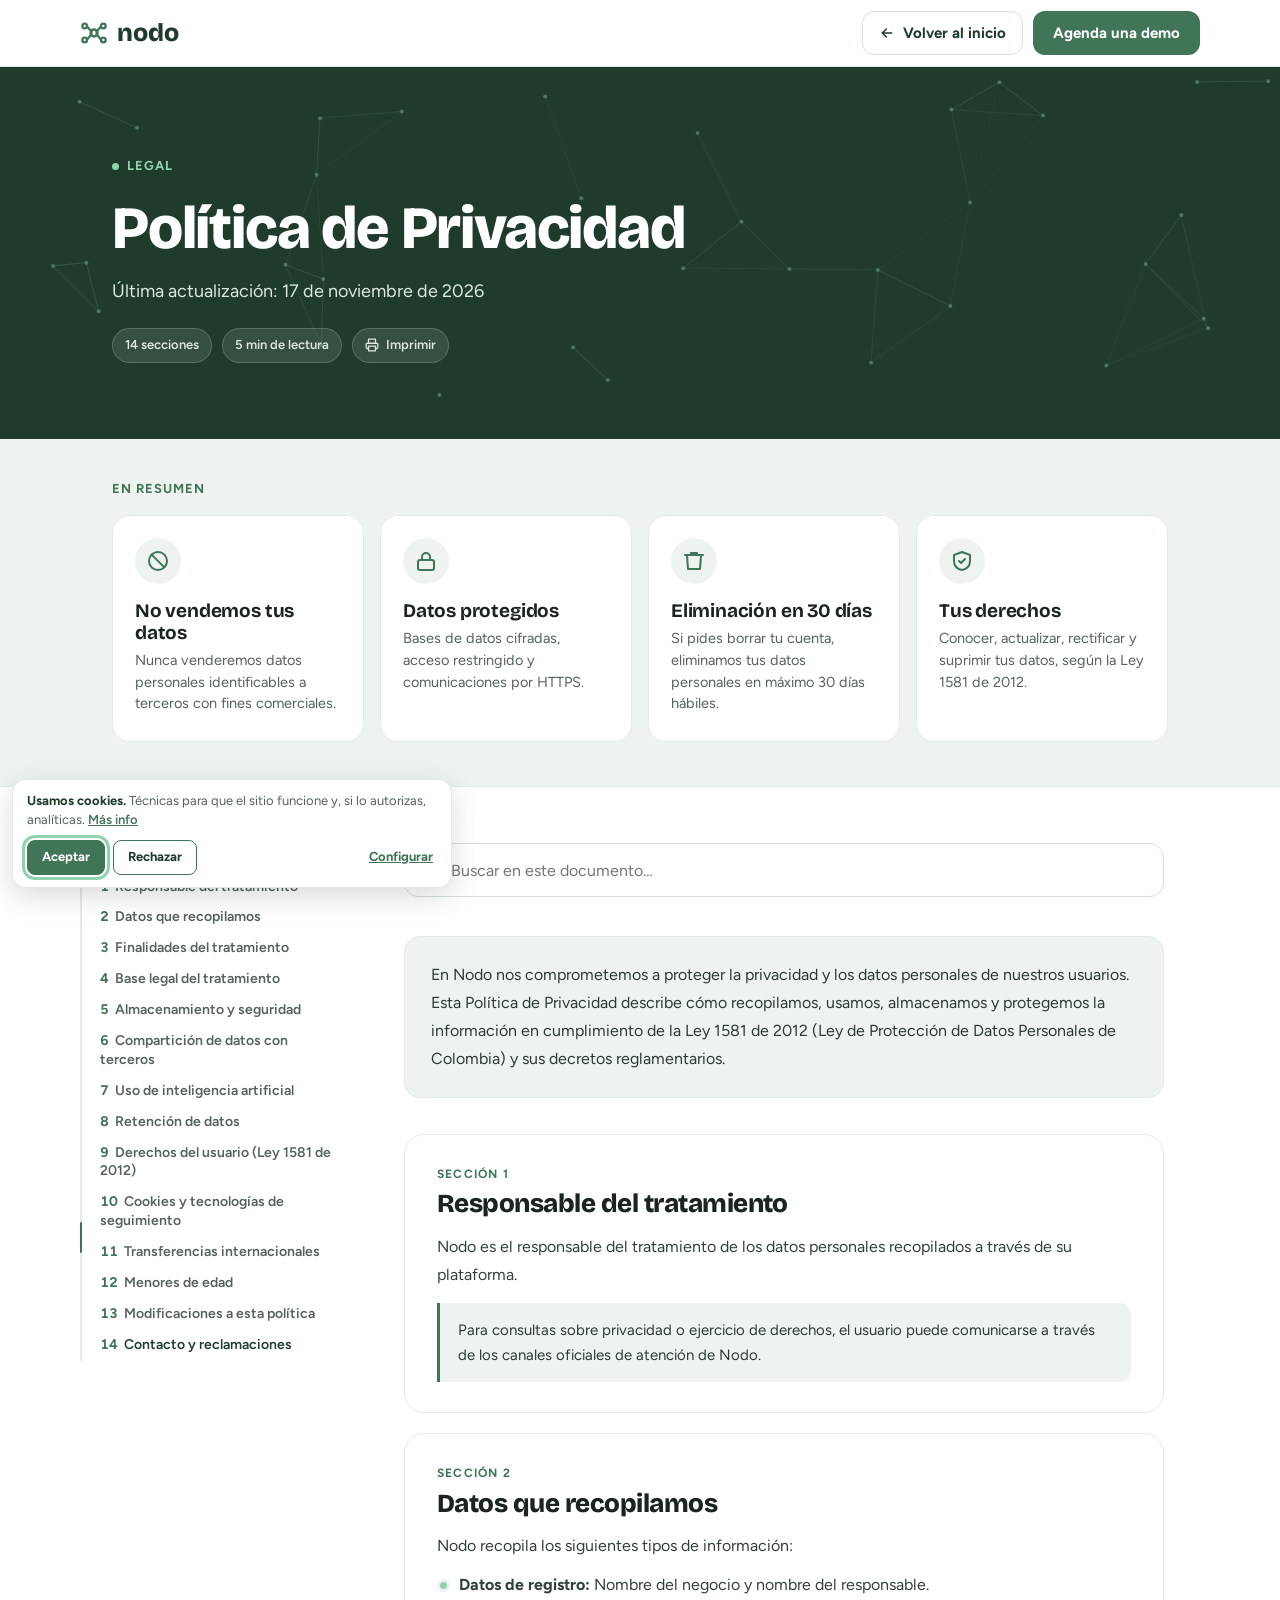
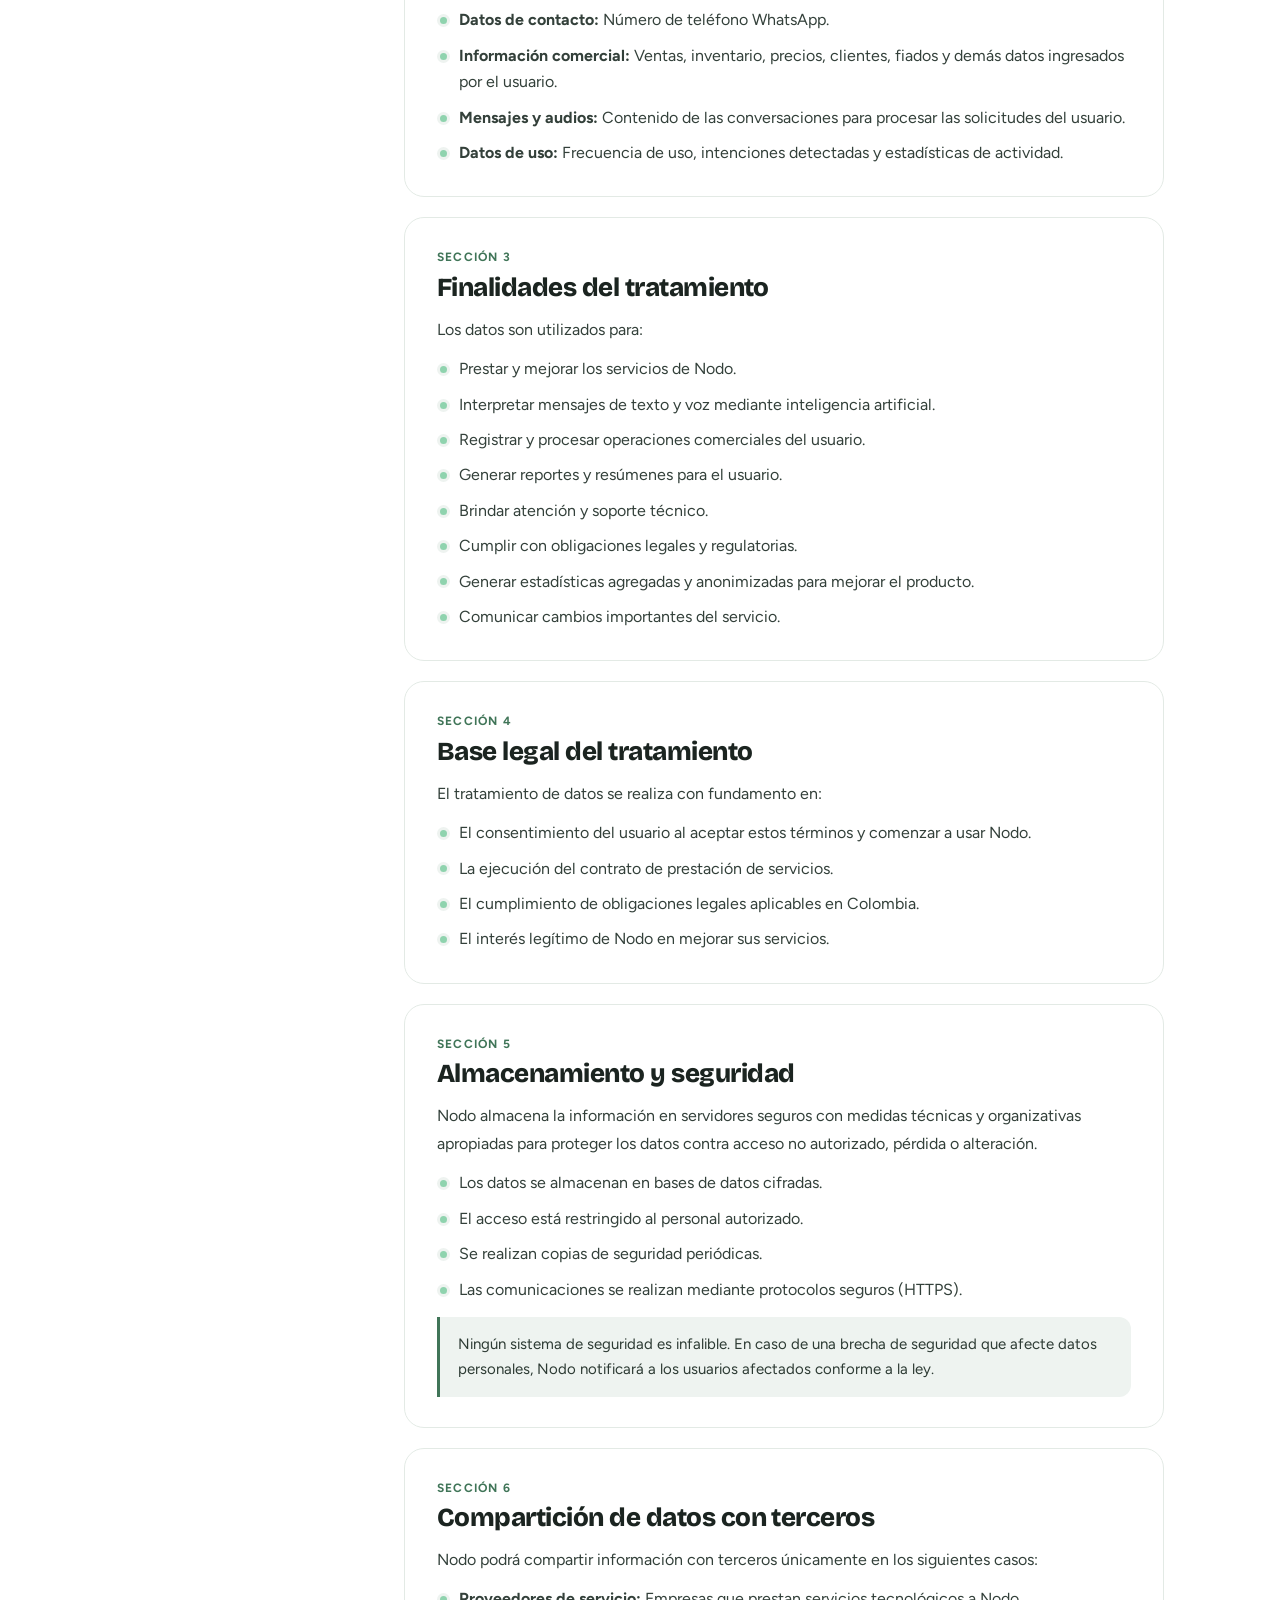
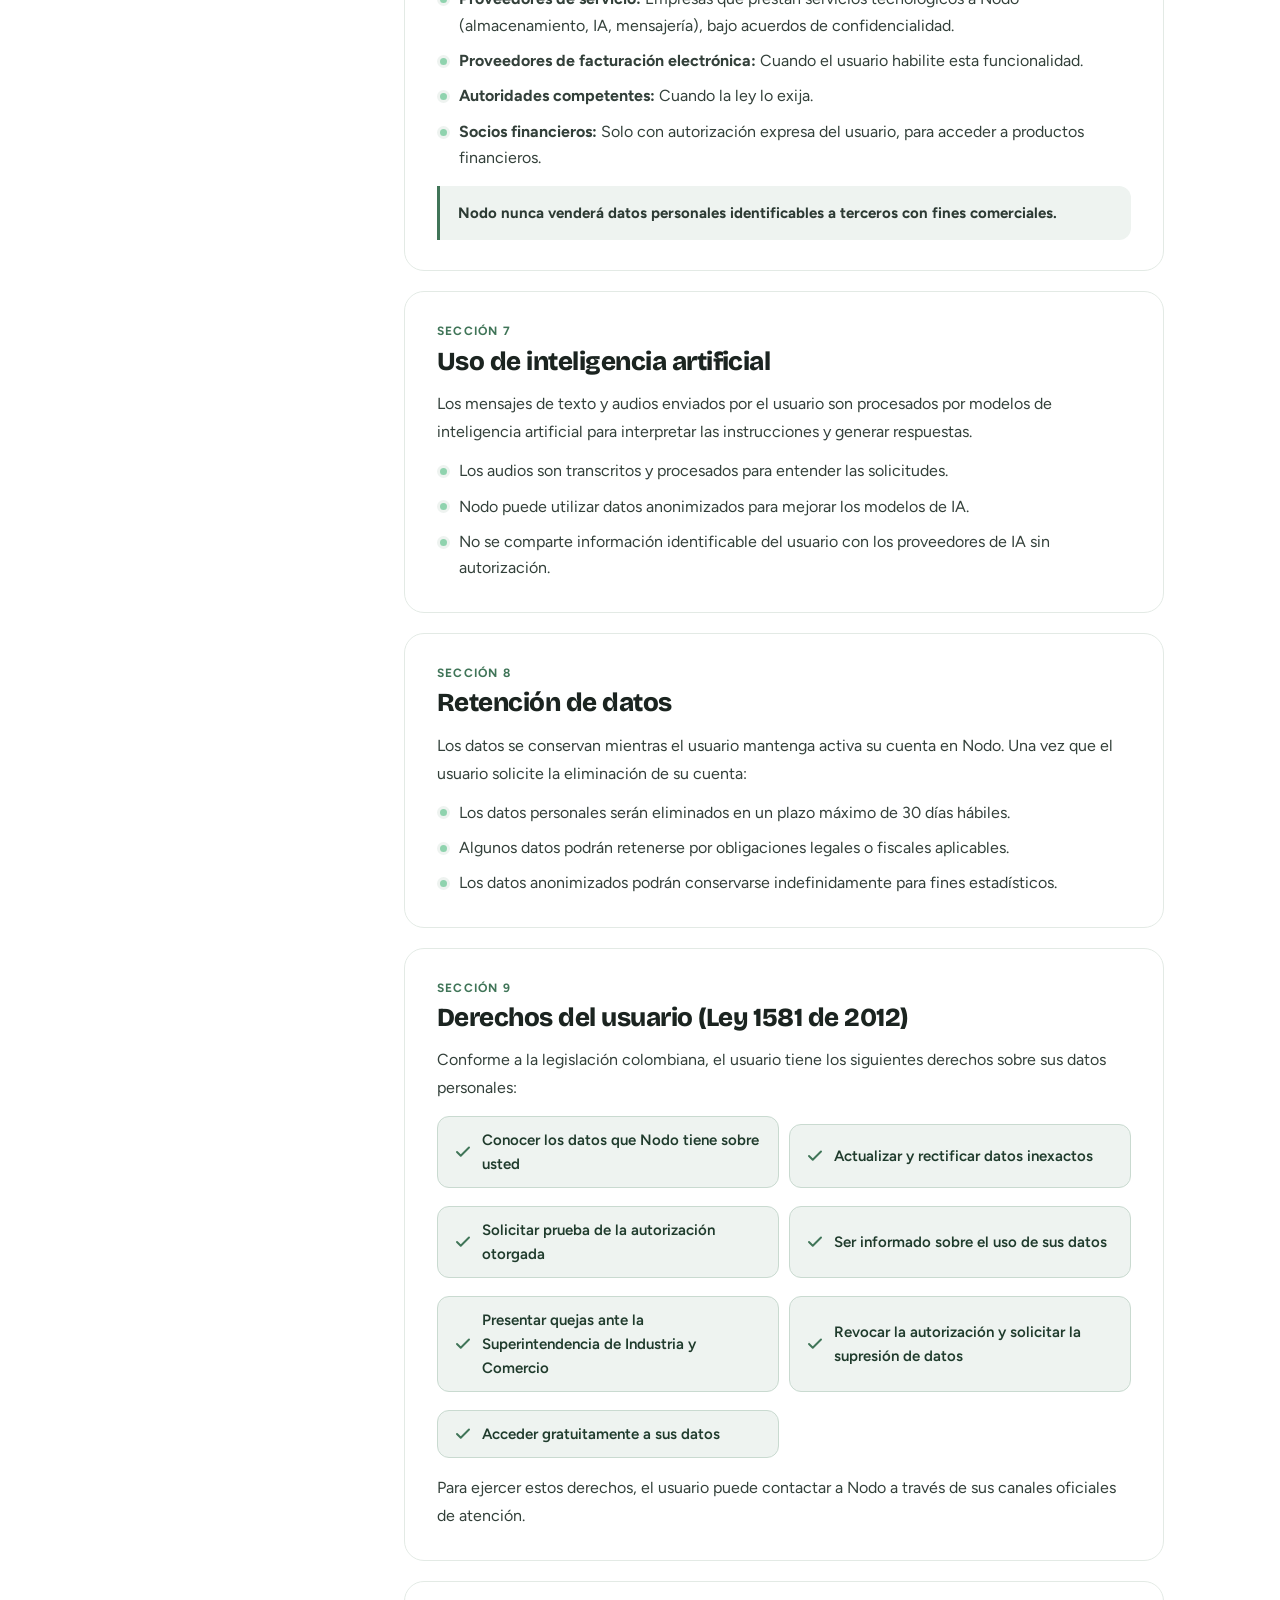
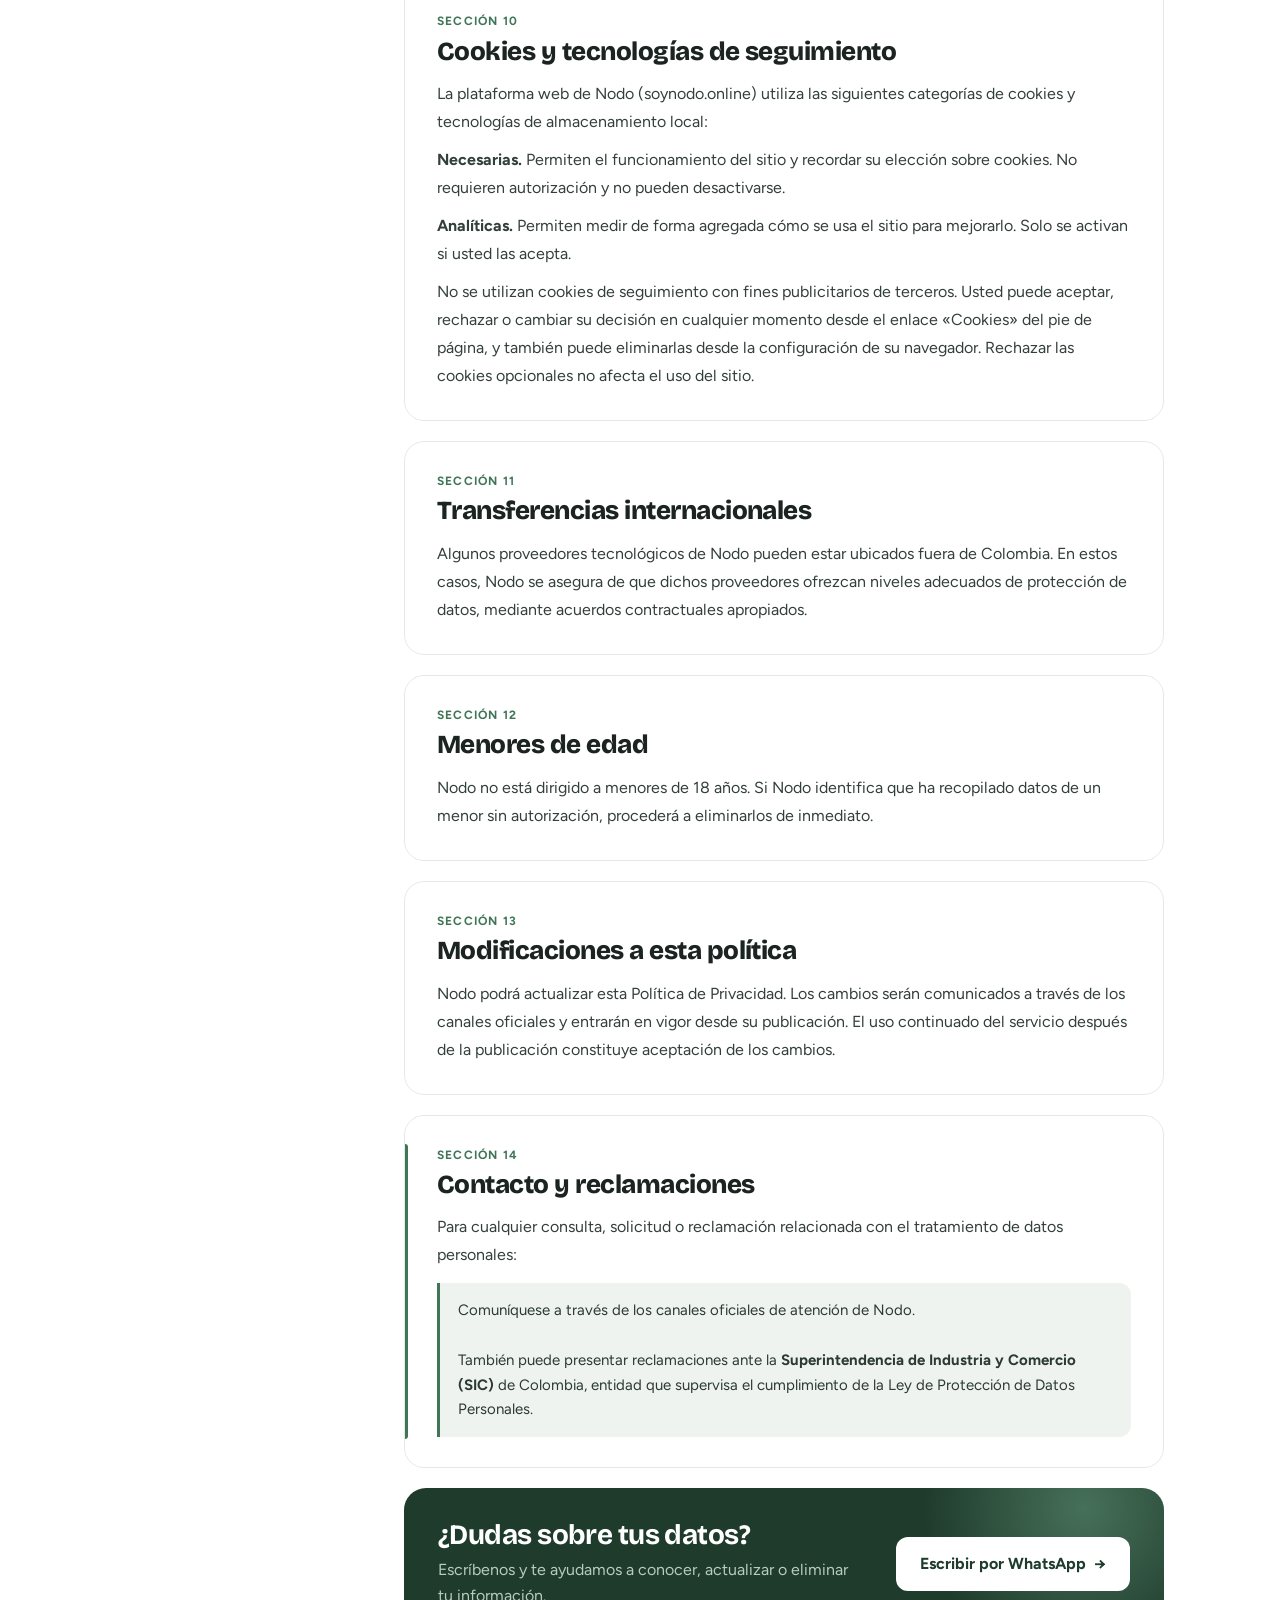
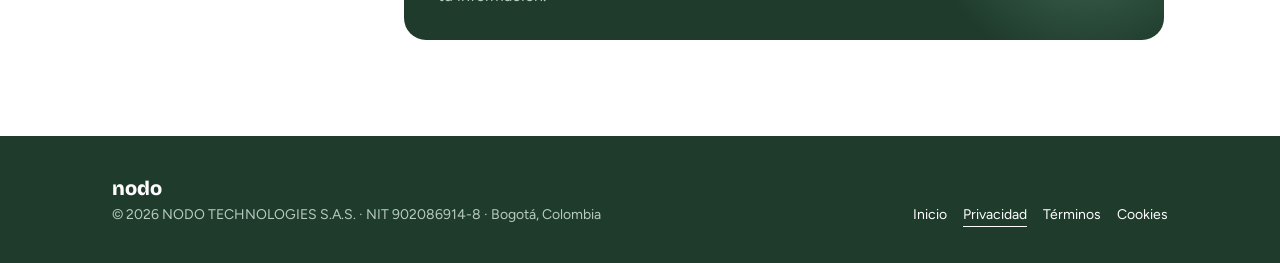
<file: privacidad.html>
<!DOCTYPE html>
<html lang="es">
<head>
<meta charset="UTF-8">
<meta name="viewport" content="width=device-width, initial-scale=1.0">
<title>Política de Privacidad — NODO</title>
<meta name="description" content="Cómo recopilamos, usamos y protegemos tus datos personales en Nodo.">
<link rel="icon" type="image/svg+xml" href="favicon.svg?v=3">
<script>document.documentElement.classList.add('js')</script>
<link rel="preconnect" href="https://fonts.googleapis.com">
<link rel="preconnect" href="https://fonts.gstatic.com" crossorigin>
<link href="https://fonts.googleapis.com/css2?family=Bricolage+Grotesque:opsz,wght@12..96,600;12..96,800&family=Figtree:wght@400;500;600;700&display=swap" rel="stylesheet">
<link rel="stylesheet" href="legal.css">
</head>
<body>
<div class="progress" id="progress" aria-hidden="true"></div>

<header class="nav" id="nav">
  <div class="nav-in">
    <a href="./" class="logo" aria-label="Nodo, inicio"><svg width="28" height="28" viewBox="0 0 24 24" fill="none" stroke="#407558" stroke-width="2" stroke-linecap="round" aria-hidden="true"><circle class="core" cx="12" cy="12" r="3"/><circle cx="4" cy="6" r="2"/><circle cx="20" cy="6" r="2"/><circle cx="4" cy="18" r="2"/><circle cx="20" cy="18" r="2"/><line x1="6" y1="6.5" x2="10" y2="11"/><line x1="18" y1="6.5" x2="14" y2="11"/><line x1="6" y1="17.5" x2="10" y2="13"/><line x1="18" y1="17.5" x2="14" y2="13"/></svg>nodo</a>
    <div class="nav-r">
      <a href="./" class="back"><svg width="16" height="16" viewBox="0 0 24 24" fill="none" stroke="currentColor" stroke-width="2.4" stroke-linecap="round" stroke-linejoin="round" aria-hidden="true"><line x1="19" y1="12" x2="5" y2="12"/><polyline points="11 18 5 12 11 6"/></svg>Volver al inicio</a>
      <a class="btn" href="./#demo">Agenda una demo</a>
    </div>
  </div>
</header>

<section class="lhero">
  <canvas class="net" id="net" aria-hidden="true"></canvas>
  <div class="w">
    <span class="kicker"><i aria-hidden="true"></i>Legal</span>
    <h1 id="lTitle">Política de Privacidad</h1>
    <p>Última actualización: 17 de noviembre de 2026</p>
  </div>
</section>

<section class="resumen" aria-label="Resumen de la política">
  <div class="w">
    <p class="rlabel">En resumen</p>
    <div class="rgrid"><a class="rcard" style="--i:0" href="#s6"><span class="rico"><svg width="24" height="24" viewBox="0 0 24 24" fill="none" stroke="#407558" stroke-width="2" stroke-linecap="round" stroke-linejoin="round" aria-hidden="true"><circle cx="12" cy="12" r="9"/><line x1="5.6" y1="5.6" x2="18.4" y2="18.4"/></svg></span><b>No vendemos tus datos</b><span>Nunca venderemos datos personales identificables a terceros con fines comerciales.</span><i class="go" aria-hidden="true">→</i></a><a class="rcard" style="--i:1" href="#s5"><span class="rico"><svg width="24" height="24" viewBox="0 0 24 24" fill="none" stroke="#407558" stroke-width="2" stroke-linecap="round" stroke-linejoin="round" aria-hidden="true"><rect x="4" y="11" width="16" height="10" rx="2"/><path d="M8 11V8a4 4 0 0 1 8 0v3"/></svg></span><b>Datos protegidos</b><span>Bases de datos cifradas, acceso restringido y comunicaciones por HTTPS.</span><i class="go" aria-hidden="true">→</i></a><a class="rcard" style="--i:2" href="#s8"><span class="rico"><svg width="24" height="24" viewBox="0 0 24 24" fill="none" stroke="#407558" stroke-width="2" stroke-linecap="round" stroke-linejoin="round" aria-hidden="true"><polyline points="3 6 5 6 21 6"/><path d="M19 6l-1 14H6L5 6"/><path d="M9 6V4h6v2"/></svg></span><b>Eliminación en 30 días</b><span>Si pides borrar tu cuenta, eliminamos tus datos personales en máximo 30 días hábiles.</span><i class="go" aria-hidden="true">→</i></a><a class="rcard" style="--i:3" href="#s9"><span class="rico"><svg width="24" height="24" viewBox="0 0 24 24" fill="none" stroke="#407558" stroke-width="2" stroke-linecap="round" stroke-linejoin="round" aria-hidden="true"><path d="M12 3l8 3v6c0 5-3.5 8-8 9-4.5-1-8-4-8-9V6z"/><polyline points="9 12 11 14 15 10"/></svg></span><b>Tus derechos</b><span>Conocer, actualizar, rectificar y suprimir tus datos, según la Ley 1581 de 2012.</span><i class="go" aria-hidden="true">→</i></a></div>
  </div>
</section>

<main class="lbody">
<div class="content">

  <div class="intro">
    En Nodo nos comprometemos a proteger la privacidad y los datos personales de nuestros usuarios. Esta Política de Privacidad describe cómo recopilamos, usamos, almacenamos y protegemos la información en cumplimiento de la Ley 1581 de 2012 (Ley de Protección de Datos Personales de Colombia) y sus decretos reglamentarios.
  </div>

  <div class="art" id="s1">
    <div class="art-num">Sección 1</div>
    <h2>Responsable del tratamiento</h2>
    <p>Nodo es el responsable del tratamiento de los datos personales recopilados a través de su plataforma.</p>
    <div class="art-dest">Para consultas sobre privacidad o ejercicio de derechos, el usuario puede comunicarse a través de los canales oficiales de atención de Nodo.</div>
  </div>

  <div class="art" id="s2">
    <div class="art-num">Sección 2</div>
    <h2>Datos que recopilamos</h2>
    <p>Nodo recopila los siguientes tipos de información:</p>
    <ul>
      <li><strong>Datos de registro:</strong> Nombre del negocio y nombre del responsable.</li>
      <li><strong>Datos de contacto:</strong> Número de teléfono WhatsApp.</li>
      <li><strong>Información comercial:</strong> Ventas, inventario, precios, clientes, fiados y demás datos ingresados por el usuario.</li>
      <li><strong>Mensajes y audios:</strong> Contenido de las conversaciones para procesar las solicitudes del usuario.</li>
      <li><strong>Datos de uso:</strong> Frecuencia de uso, intenciones detectadas y estadísticas de actividad.</li>
    </ul>
  </div>

  <div class="art" id="s3">
    <div class="art-num">Sección 3</div>
    <h2>Finalidades del tratamiento</h2>
    <p>Los datos son utilizados para:</p>
    <ul>
      <li>Prestar y mejorar los servicios de Nodo.</li>
      <li>Interpretar mensajes de texto y voz mediante inteligencia artificial.</li>
      <li>Registrar y procesar operaciones comerciales del usuario.</li>
      <li>Generar reportes y resúmenes para el usuario.</li>
      <li>Brindar atención y soporte técnico.</li>
      <li>Cumplir con obligaciones legales y regulatorias.</li>
      <li>Generar estadísticas agregadas y anonimizadas para mejorar el producto.</li>
      <li>Comunicar cambios importantes del servicio.</li>
    </ul>
  </div>

  <div class="art" id="s4">
    <div class="art-num">Sección 4</div>
    <h2>Base legal del tratamiento</h2>
    <p>El tratamiento de datos se realiza con fundamento en:</p>
    <ul>
      <li>El consentimiento del usuario al aceptar estos términos y comenzar a usar Nodo.</li>
      <li>La ejecución del contrato de prestación de servicios.</li>
      <li>El cumplimiento de obligaciones legales aplicables en Colombia.</li>
      <li>El interés legítimo de Nodo en mejorar sus servicios.</li>
    </ul>
  </div>

  <div class="art" id="s5">
    <div class="art-num">Sección 5</div>
    <h2>Almacenamiento y seguridad</h2>
    <p>Nodo almacena la información en servidores seguros con medidas técnicas y organizativas apropiadas para proteger los datos contra acceso no autorizado, pérdida o alteración.</p>
    <ul>
      <li>Los datos se almacenan en bases de datos cifradas.</li>
      <li>El acceso está restringido al personal autorizado.</li>
      <li>Se realizan copias de seguridad periódicas.</li>
      <li>Las comunicaciones se realizan mediante protocolos seguros (HTTPS).</li>
    </ul>
    <div class="art-dest">Ningún sistema de seguridad es infalible. En caso de una brecha de seguridad que afecte datos personales, Nodo notificará a los usuarios afectados conforme a la ley.</div>
  </div>

  <div class="art" id="s6">
    <div class="art-num">Sección 6</div>
    <h2>Compartición de datos con terceros</h2>
    <p>Nodo podrá compartir información con terceros únicamente en los siguientes casos:</p>
    <ul>
      <li><strong>Proveedores de servicio:</strong> Empresas que prestan servicios tecnológicos a Nodo (almacenamiento, IA, mensajería), bajo acuerdos de confidencialidad.</li>
      <li><strong>Proveedores de facturación electrónica:</strong> Cuando el usuario habilite esta funcionalidad.</li>
      <li><strong>Autoridades competentes:</strong> Cuando la ley lo exija.</li>
      <li><strong>Socios financieros:</strong> Solo con autorización expresa del usuario, para acceder a productos financieros.</li>
    </ul>
    <div class="art-dest"><strong>Nodo nunca venderá datos personales identificables a terceros con fines comerciales.</strong></div>
  </div>

  <div class="art" id="s7">
    <div class="art-num">Sección 7</div>
    <h2>Uso de inteligencia artificial</h2>
    <p>Los mensajes de texto y audios enviados por el usuario son procesados por modelos de inteligencia artificial para interpretar las instrucciones y generar respuestas.</p>
    <ul>
      <li>Los audios son transcritos y procesados para entender las solicitudes.</li>
      <li>Nodo puede utilizar datos anonimizados para mejorar los modelos de IA.</li>
      <li>No se comparte información identificable del usuario con los proveedores de IA sin autorización.</li>
    </ul>
  </div>

  <div class="art" id="s8">
    <div class="art-num">Sección 8</div>
    <h2>Retención de datos</h2>
    <p>Los datos se conservan mientras el usuario mantenga activa su cuenta en Nodo. Una vez que el usuario solicite la eliminación de su cuenta:</p>
    <ul>
      <li>Los datos personales serán eliminados en un plazo máximo de 30 días hábiles.</li>
      <li>Algunos datos podrán retenerse por obligaciones legales o fiscales aplicables.</li>
      <li>Los datos anonimizados podrán conservarse indefinidamente para fines estadísticos.</li>
    </ul>
  </div>

  <div class="art" id="s9">
    <div class="art-num">Sección 9</div>
    <h2>Derechos del usuario (Ley 1581 de 2012)</h2>
    <p>Conforme a la legislación colombiana, el usuario tiene los siguientes derechos sobre sus datos personales:</p>
    <div class="derechos"><div class="tag-derechos"><svg width="18" height="18" viewBox="0 0 24 24" fill="none" stroke="#407558" stroke-width="2.6" stroke-linecap="round" stroke-linejoin="round" aria-hidden="true"><polyline points="20 6 9 17 4 12"/></svg>Conocer los datos que Nodo tiene sobre usted</div><div class="tag-derechos"><svg width="18" height="18" viewBox="0 0 24 24" fill="none" stroke="#407558" stroke-width="2.6" stroke-linecap="round" stroke-linejoin="round" aria-hidden="true"><polyline points="20 6 9 17 4 12"/></svg>Actualizar y rectificar datos inexactos</div><div class="tag-derechos"><svg width="18" height="18" viewBox="0 0 24 24" fill="none" stroke="#407558" stroke-width="2.6" stroke-linecap="round" stroke-linejoin="round" aria-hidden="true"><polyline points="20 6 9 17 4 12"/></svg>Solicitar prueba de la autorización otorgada</div><div class="tag-derechos"><svg width="18" height="18" viewBox="0 0 24 24" fill="none" stroke="#407558" stroke-width="2.6" stroke-linecap="round" stroke-linejoin="round" aria-hidden="true"><polyline points="20 6 9 17 4 12"/></svg>Ser informado sobre el uso de sus datos</div><div class="tag-derechos"><svg width="18" height="18" viewBox="0 0 24 24" fill="none" stroke="#407558" stroke-width="2.6" stroke-linecap="round" stroke-linejoin="round" aria-hidden="true"><polyline points="20 6 9 17 4 12"/></svg>Presentar quejas ante la Superintendencia de Industria y Comercio</div><div class="tag-derechos"><svg width="18" height="18" viewBox="0 0 24 24" fill="none" stroke="#407558" stroke-width="2.6" stroke-linecap="round" stroke-linejoin="round" aria-hidden="true"><polyline points="20 6 9 17 4 12"/></svg>Revocar la autorización y solicitar la supresión de datos</div><div class="tag-derechos"><svg width="18" height="18" viewBox="0 0 24 24" fill="none" stroke="#407558" stroke-width="2.6" stroke-linecap="round" stroke-linejoin="round" aria-hidden="true"><polyline points="20 6 9 17 4 12"/></svg>Acceder gratuitamente a sus datos</div></div>
    <p style="margin-top:16px">Para ejercer estos derechos, el usuario puede contactar a Nodo a través de sus canales oficiales de atención.</p>
  </div>

  <div class="art" id="s10">
    <div class="art-num">Sección 10</div>
    <h2>Cookies y tecnologías de seguimiento</h2>
    <p>La plataforma web de Nodo (soynodo.online) utiliza las siguientes categorías de cookies y tecnologías de almacenamiento local:</p>
    <p><strong>Necesarias.</strong> Permiten el funcionamiento del sitio y recordar su elección sobre cookies. No requieren autorización y no pueden desactivarse.</p>
    <p><strong>Analíticas.</strong> Permiten medir de forma agregada cómo se usa el sitio para mejorarlo. Solo se activan si usted las acepta.</p>
    <p>No se utilizan cookies de seguimiento con fines publicitarios de terceros. Usted puede aceptar, rechazar o cambiar su decisión en cualquier momento desde el enlace «Cookies» del pie de página, y también puede eliminarlas desde la configuración de su navegador. Rechazar las cookies opcionales no afecta el uso del sitio.</p>
  </div>

  <div class="art" id="s11">
    <div class="art-num">Sección 11</div>
    <h2>Transferencias internacionales</h2>
    <p>Algunos proveedores tecnológicos de Nodo pueden estar ubicados fuera de Colombia. En estos casos, Nodo se asegura de que dichos proveedores ofrezcan niveles adecuados de protección de datos, mediante acuerdos contractuales apropiados.</p>
  </div>

  <div class="art" id="s12">
    <div class="art-num">Sección 12</div>
    <h2>Menores de edad</h2>
    <p>Nodo no está dirigido a menores de 18 años. Si Nodo identifica que ha recopilado datos de un menor sin autorización, procederá a eliminarlos de inmediato.</p>
  </div>

  <div class="art" id="s13">
    <div class="art-num">Sección 13</div>
    <h2>Modificaciones a esta política</h2>
    <p>Nodo podrá actualizar esta Política de Privacidad. Los cambios serán comunicados a través de los canales oficiales y entrarán en vigor desde su publicación. El uso continuado del servicio después de la publicación constituye aceptación de los cambios.</p>
  </div>

  <div class="art" id="s14">
    <div class="art-num">Sección 14</div>
    <h2>Contacto y reclamaciones</h2>
    <p>Para cualquier consulta, solicitud o reclamación relacionada con el tratamiento de datos personales:</p>
    <div class="art-dest">
      Comuníquese a través de los canales oficiales de atención de Nodo.<br><br>
      También puede presentar reclamaciones ante la <strong>Superintendencia de Industria y Comercio (SIC)</strong> de Colombia, entidad que supervisa el cumplimiento de la Ley de Protección de Datos Personales.
    </div>
  </div>


  <aside class="cta-priv rv-cta">
    <div>
      <h2>¿Dudas sobre tus datos?</h2>
      <p>Escríbenos y te ayudamos a conocer, actualizar o eliminar tu información.</p>
    </div>
    <a class="btn" href="https://wa.me/573115633264" data-wa="Hola, tengo una consulta sobre el tratamiento de mis datos personales en Nodo." target="_blank" rel="noopener">Escribir por WhatsApp<span class="arr" aria-hidden="true">→</span></a>
  </aside>
</div>
</main>

<button type="button" class="to-top" id="toTop" aria-label="Volver arriba">
  <svg width="20" height="20" viewBox="0 0 24 24" fill="none" stroke="#fff" stroke-width="2.4" stroke-linecap="round" stroke-linejoin="round" aria-hidden="true"><polyline points="6 14 12 8 18 14"/></svg>
</button>

<footer class="foot">
  <div class="w">
    <div><span class="foot-logo">nodo</span><br>© 2026 NODO TECHNOLOGIES S.A.S. · NIT 902086914-8 · Bogotá, Colombia</div>
    <div class="foot-links">
      <a href="./">Inicio</a>
      <a href="privacidad" aria-current="page">Privacidad</a>
      <a href="terminos">Términos</a>
      <a href="#" data-cookies>Cookies</a>
    </div>
  </div>
</footer>

<script src="legal.js"></script>
<script src="cookies.js"></script>
</body>
</html>
</file>
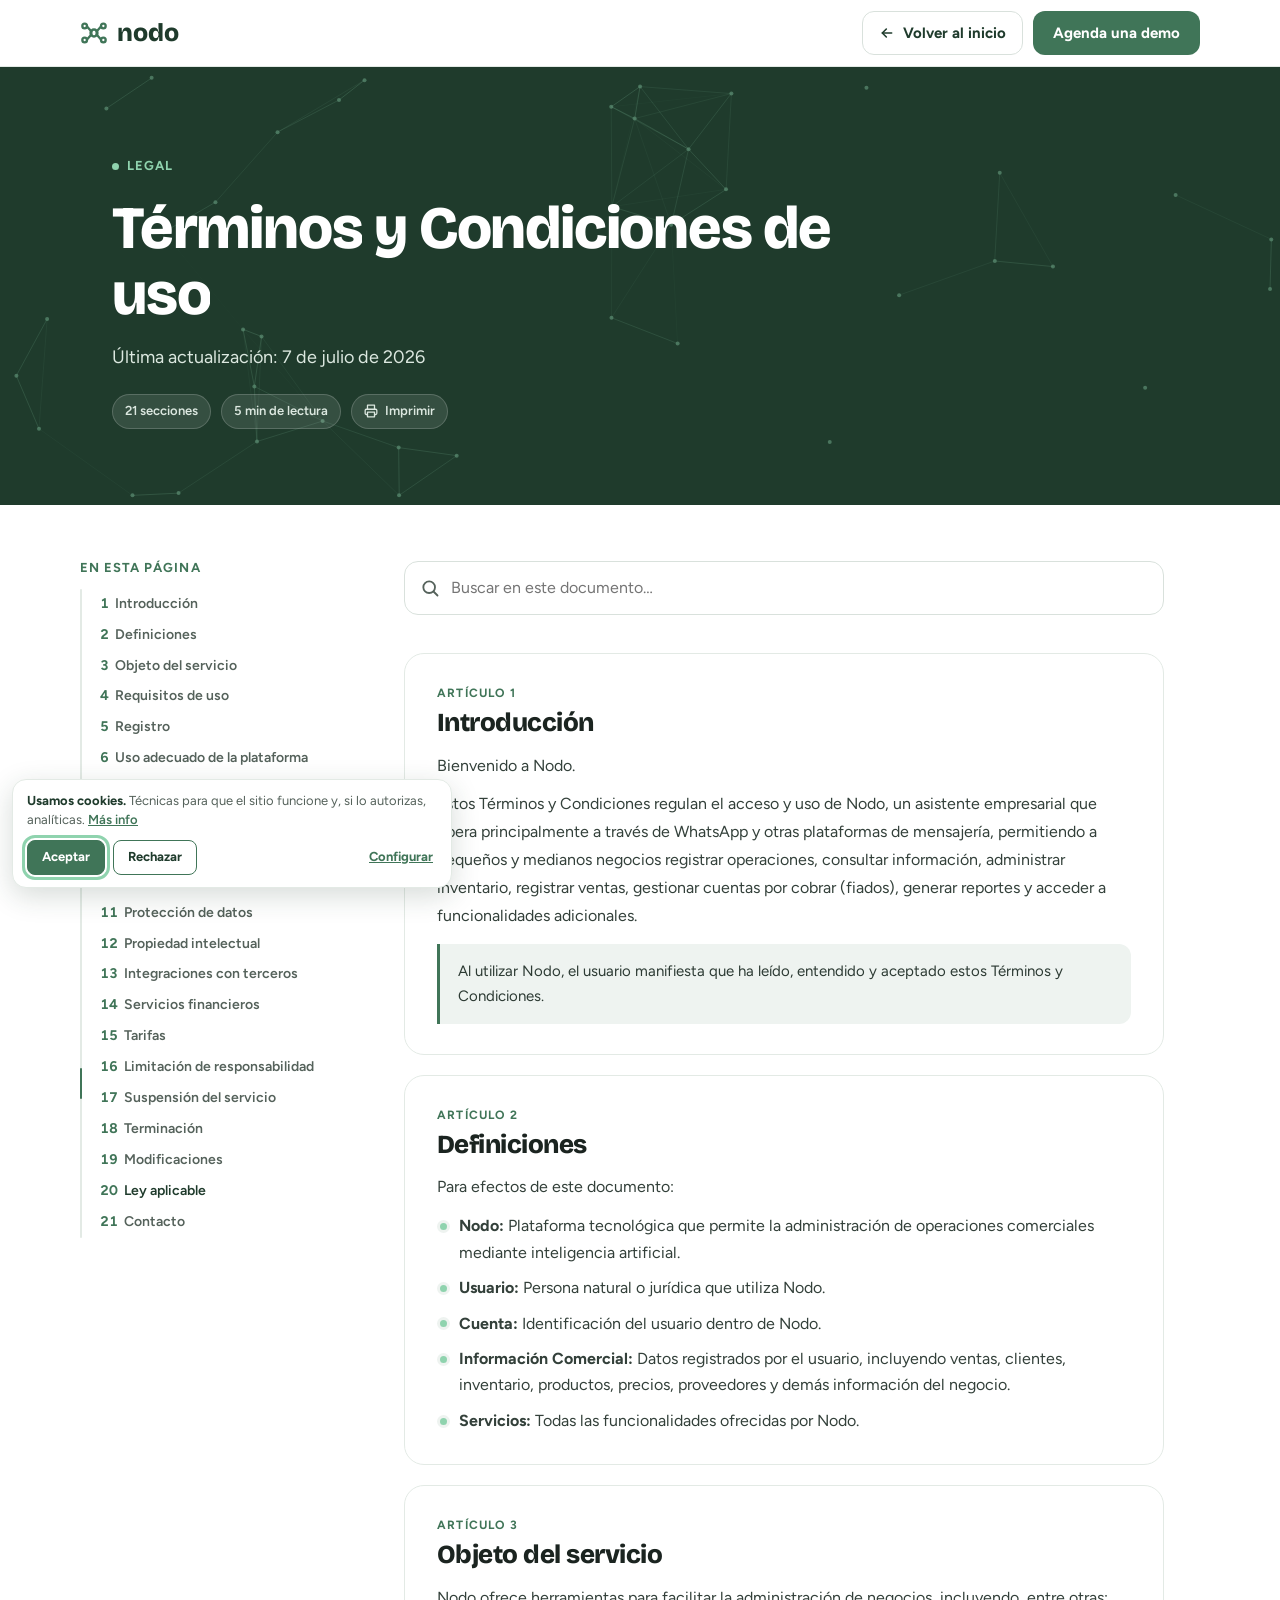
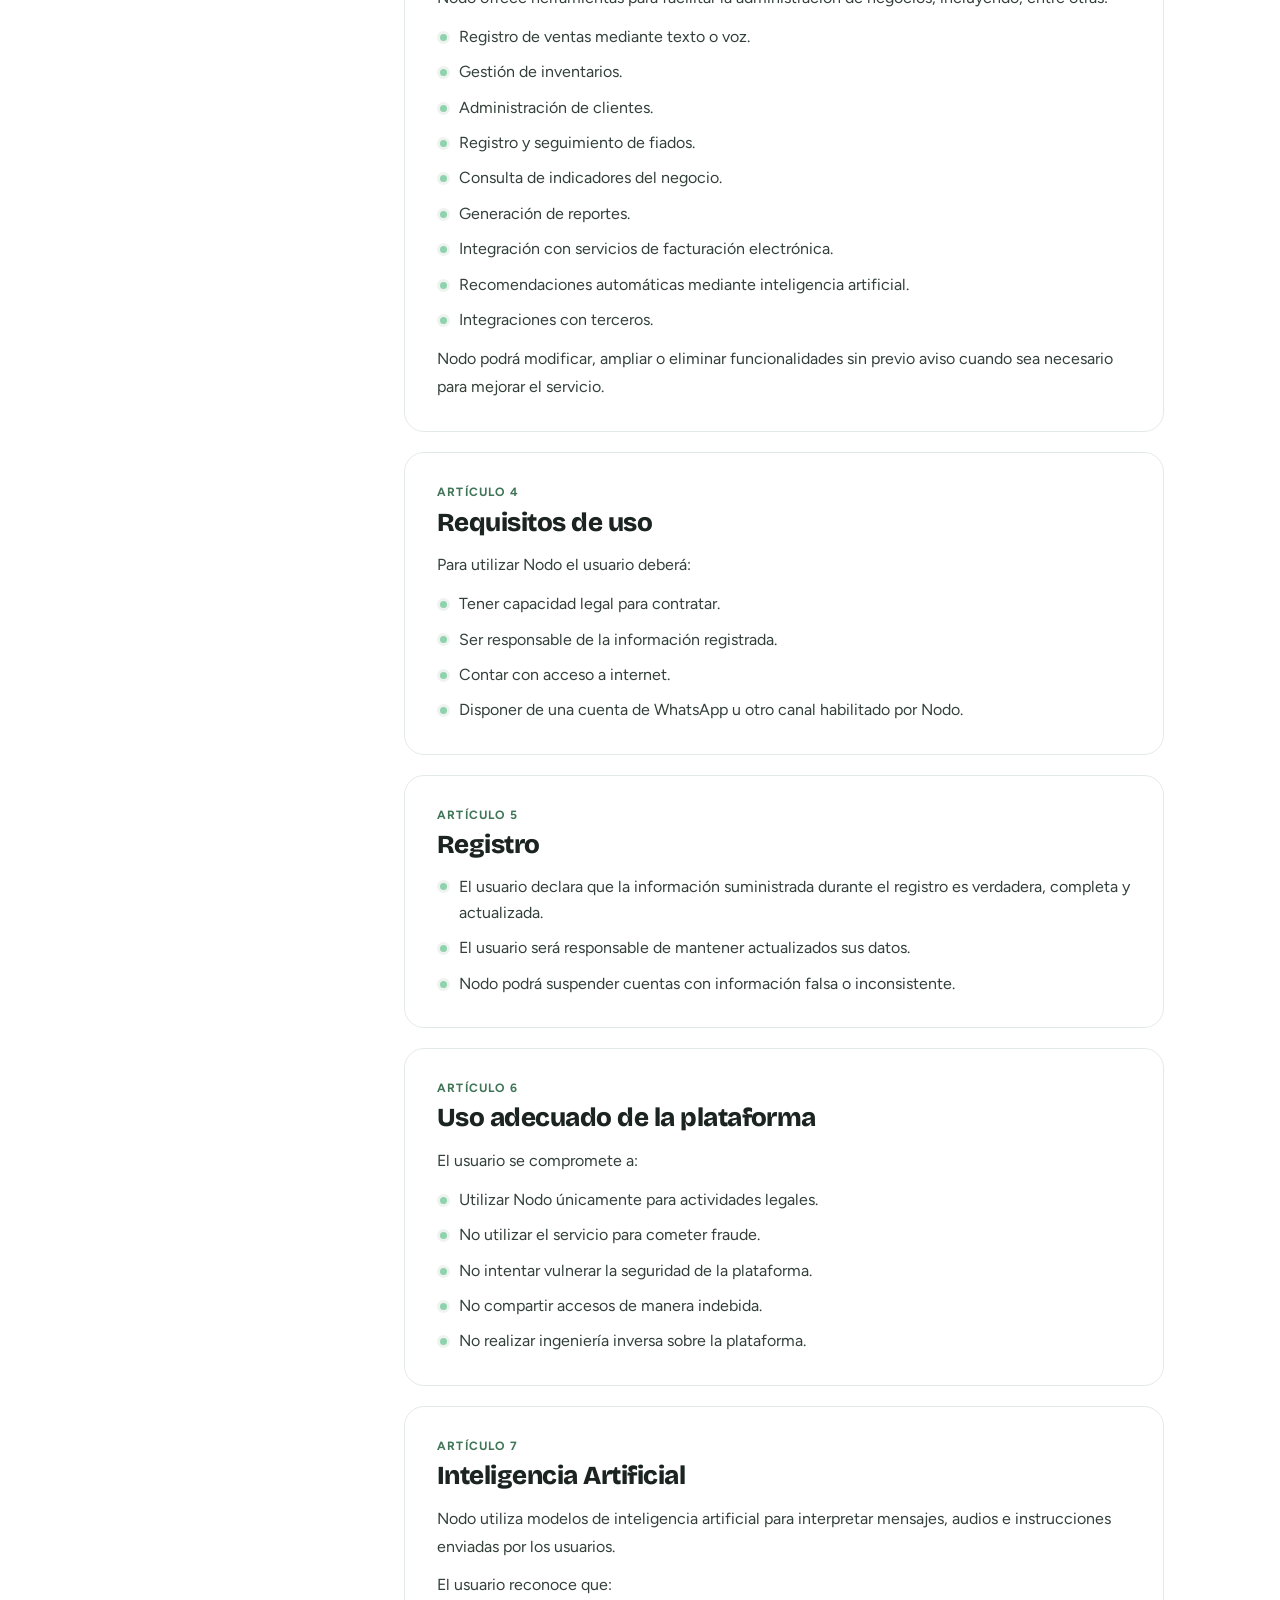
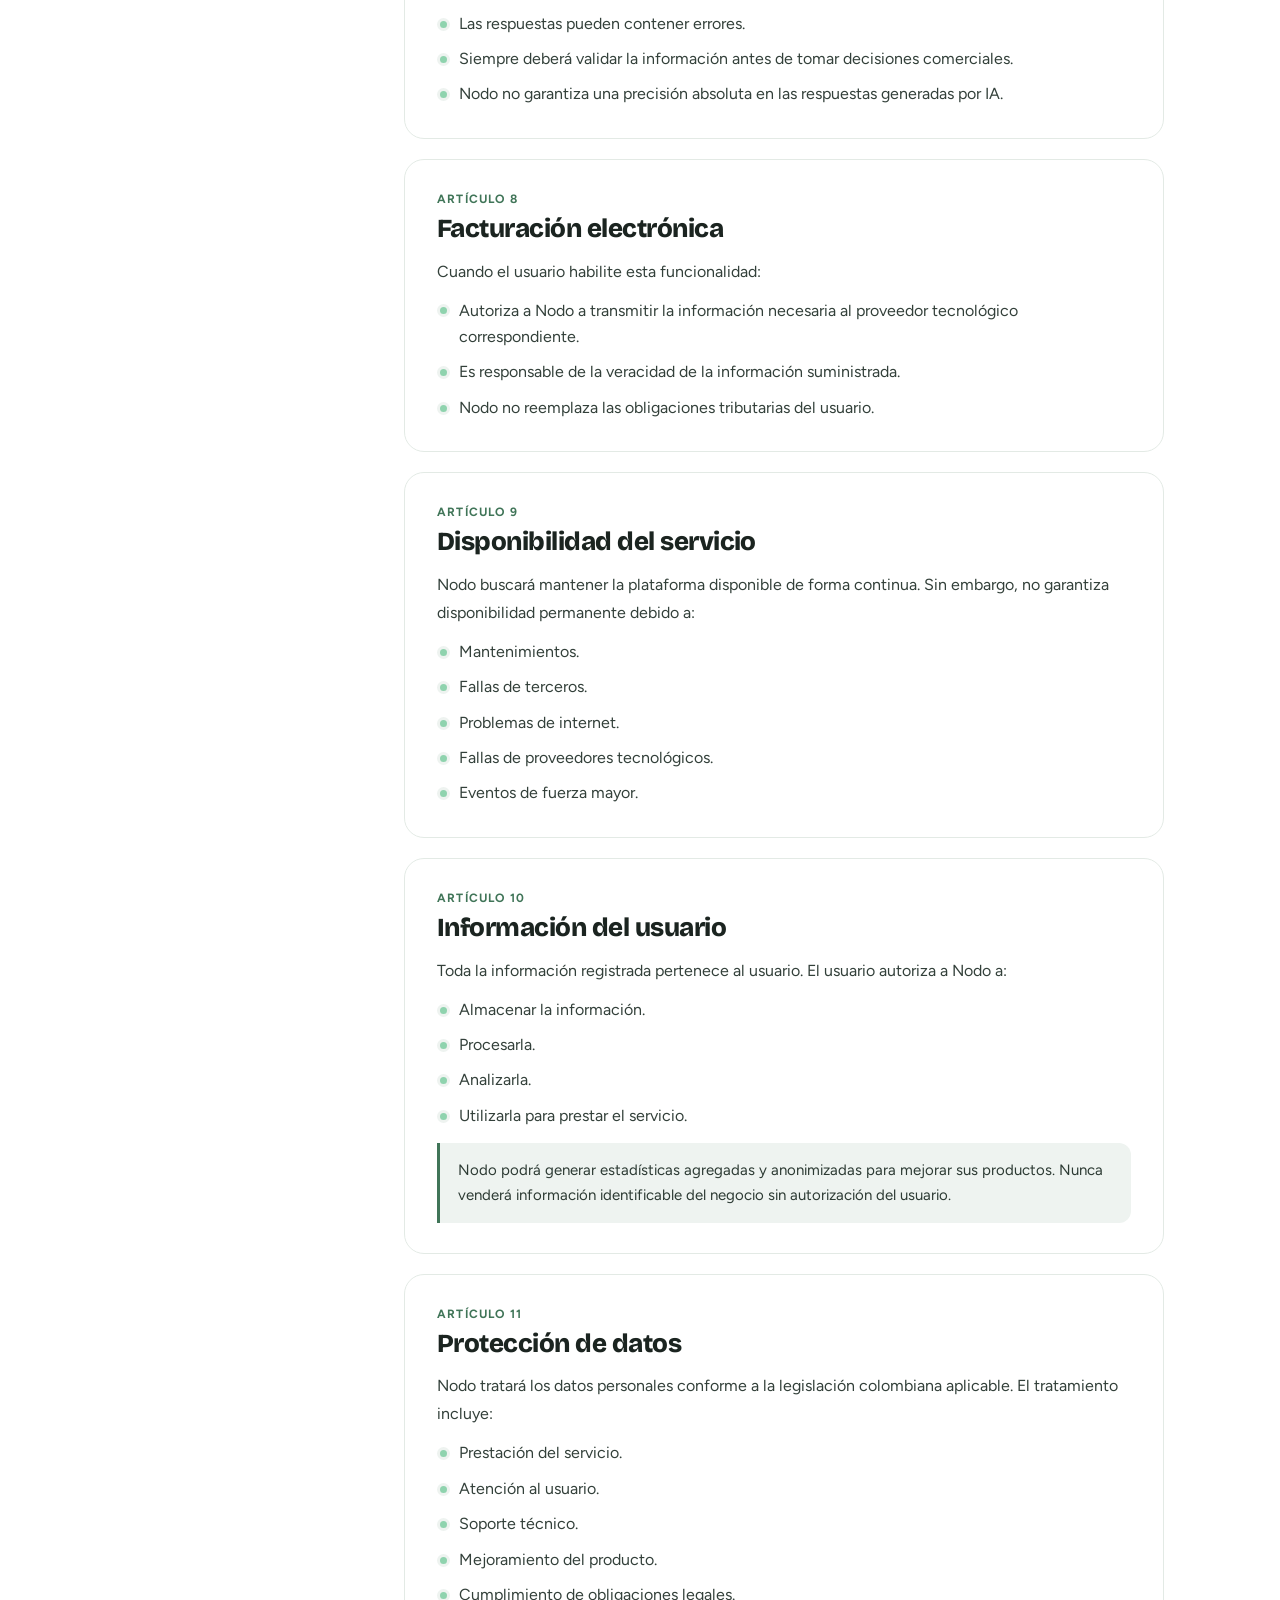
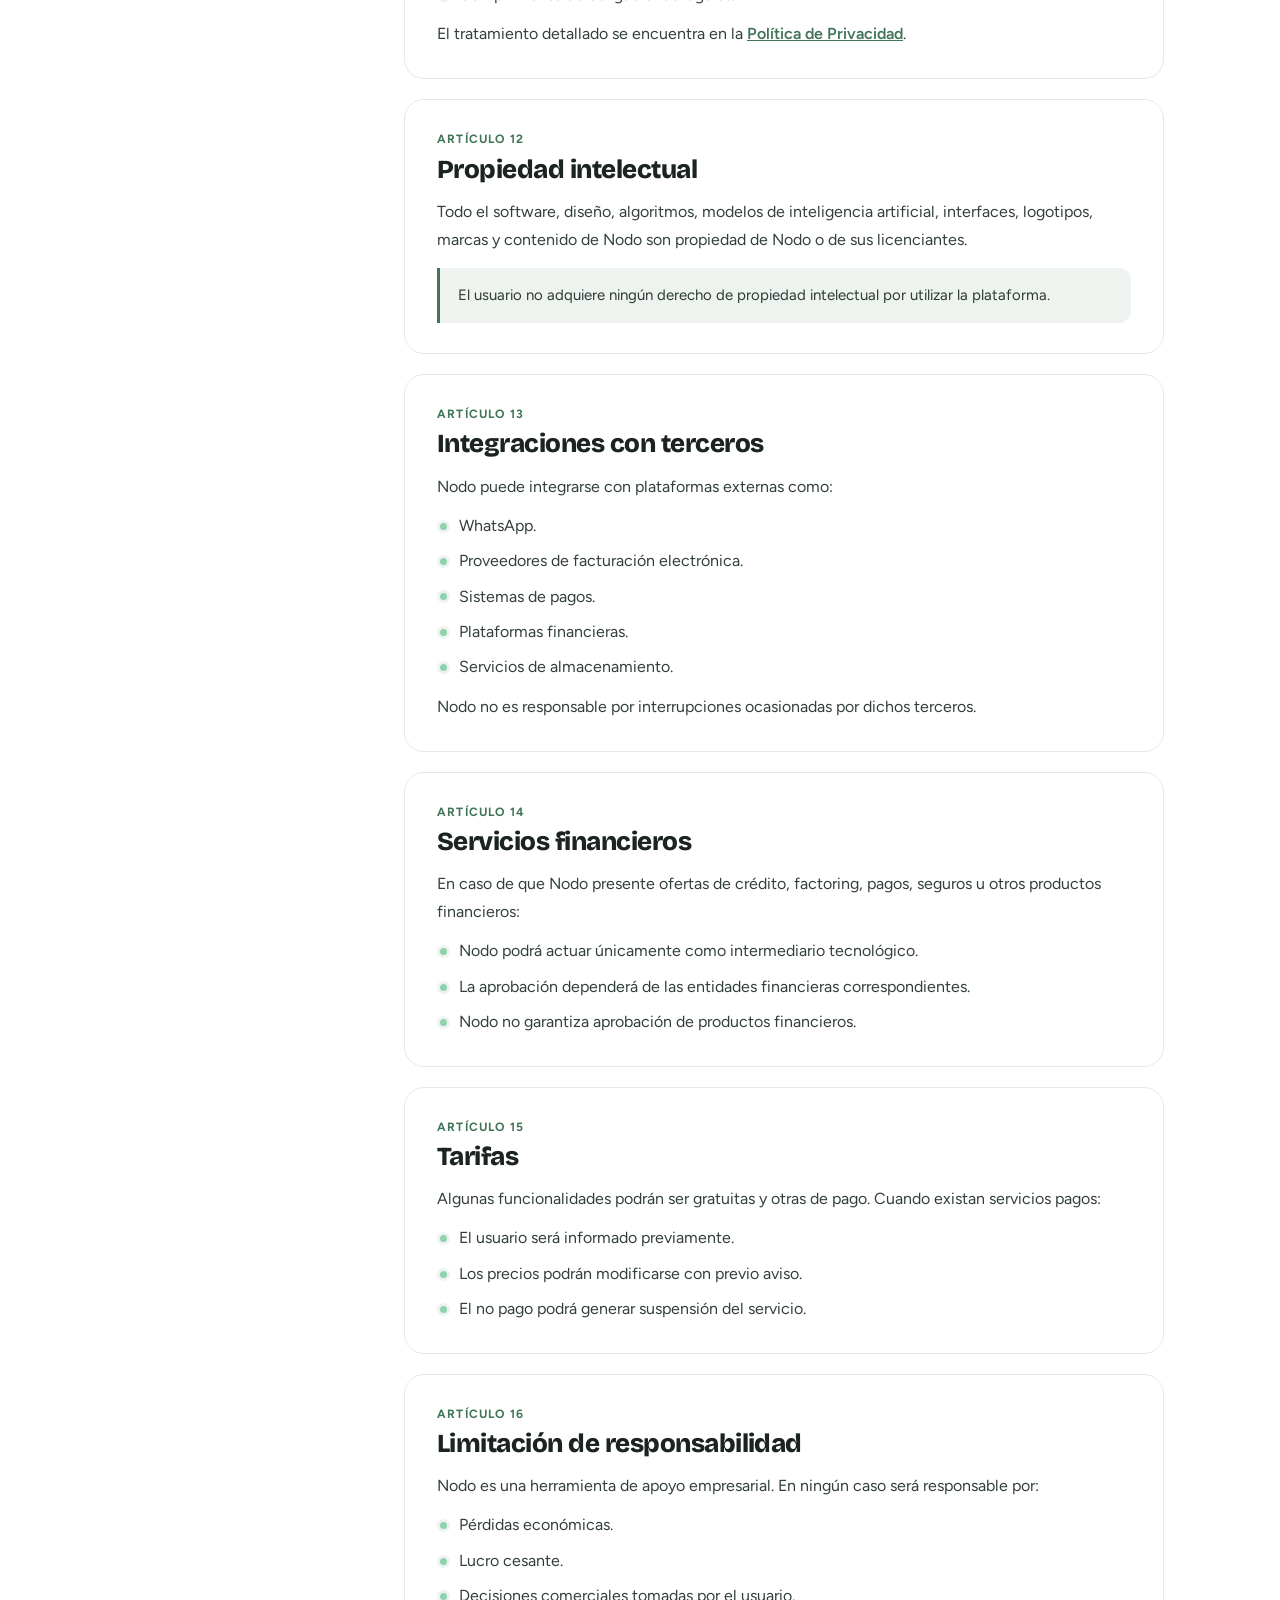
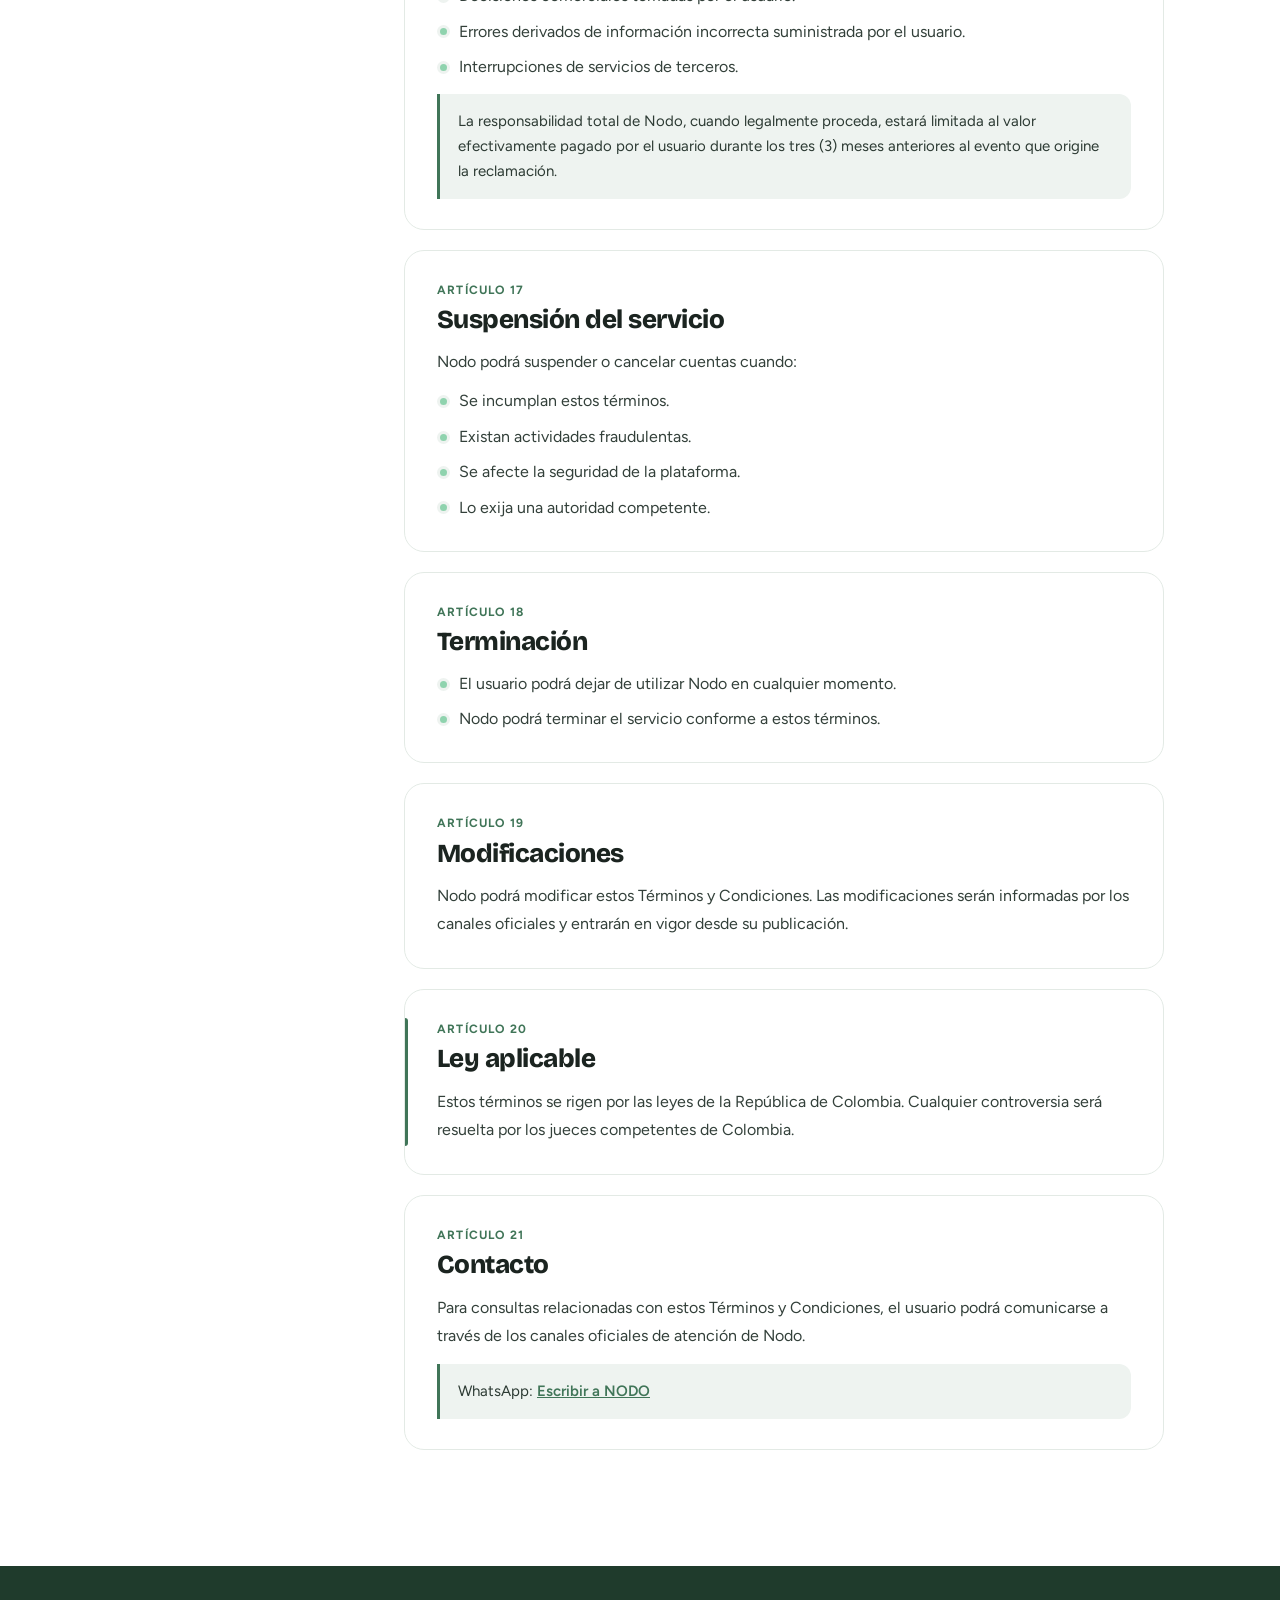
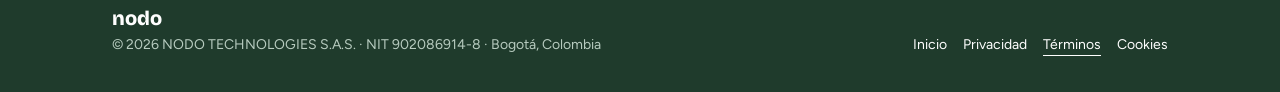
<file: terminos.html>
<!DOCTYPE html>
<html lang="es">
<head>
<meta charset="UTF-8">
<meta name="viewport" content="width=device-width, initial-scale=1.0">
<title>Términos y Condiciones — NODO</title>
<meta name="description" content="Términos y condiciones de uso de Nodo.">
<link rel="icon" type="image/svg+xml" href="favicon.svg?v=3">
<script>document.documentElement.classList.add('js')</script>
<link rel="preconnect" href="https://fonts.googleapis.com">
<link rel="preconnect" href="https://fonts.gstatic.com" crossorigin>
<link href="https://fonts.googleapis.com/css2?family=Bricolage+Grotesque:opsz,wght@12..96,600;12..96,800&family=Figtree:wght@400;500;600;700&display=swap" rel="stylesheet">
<link rel="stylesheet" href="legal.css">
</head>
<body>
<div class="progress" id="progress" aria-hidden="true"></div>

<header class="nav" id="nav">
  <div class="nav-in">
    <a href="./" class="logo" aria-label="Nodo, inicio"><svg width="28" height="28" viewBox="0 0 24 24" fill="none" stroke="#407558" stroke-width="2" stroke-linecap="round" aria-hidden="true"><circle class="core" cx="12" cy="12" r="3"/><circle cx="4" cy="6" r="2"/><circle cx="20" cy="6" r="2"/><circle cx="4" cy="18" r="2"/><circle cx="20" cy="18" r="2"/><line x1="6" y1="6.5" x2="10" y2="11"/><line x1="18" y1="6.5" x2="14" y2="11"/><line x1="6" y1="17.5" x2="10" y2="13"/><line x1="18" y1="17.5" x2="14" y2="13"/></svg>nodo</a>
    <div class="nav-r">
      <a href="./" class="back"><svg width="16" height="16" viewBox="0 0 24 24" fill="none" stroke="currentColor" stroke-width="2.4" stroke-linecap="round" stroke-linejoin="round" aria-hidden="true"><line x1="19" y1="12" x2="5" y2="12"/><polyline points="11 18 5 12 11 6"/></svg>Volver al inicio</a>
      <a class="btn" href="./#demo">Agenda una demo</a>
    </div>
  </div>
</header>

<section class="lhero">
  <canvas class="net" id="net" aria-hidden="true"></canvas>
  <div class="w">
    <span class="kicker"><i aria-hidden="true"></i>Legal</span>
    <h1 id="lTitle">Términos y Condiciones de uso</h1>
    <p>Última actualización: 7 de julio de 2026</p>
  </div>
</section>

<main class="lbody">
<div class="content">

  <div class="art">
    <div class="art-num">Artículo 1</div>
    <h2>Introducción</h2>
    <p>Bienvenido a Nodo.</p>
    <p>Estos Términos y Condiciones regulan el acceso y uso de Nodo, un asistente empresarial que opera principalmente a través de WhatsApp y otras plataformas de mensajería, permitiendo a pequeños y medianos negocios registrar operaciones, consultar información, administrar inventario, registrar ventas, gestionar cuentas por cobrar (fiados), generar reportes y acceder a funcionalidades adicionales.</p>
    <div class="art-dest">Al utilizar Nodo, el usuario manifiesta que ha leído, entendido y aceptado estos Términos y Condiciones.</div>
  </div>

  <div class="art">
    <div class="art-num">Artículo 2</div>
    <h2>Definiciones</h2>
    <p>Para efectos de este documento:</p>
    <ul>
      <li><strong>Nodo:</strong> Plataforma tecnológica que permite la administración de operaciones comerciales mediante inteligencia artificial.</li>
      <li><strong>Usuario:</strong> Persona natural o jurídica que utiliza Nodo.</li>
      <li><strong>Cuenta:</strong> Identificación del usuario dentro de Nodo.</li>
      <li><strong>Información Comercial:</strong> Datos registrados por el usuario, incluyendo ventas, clientes, inventario, productos, precios, proveedores y demás información del negocio.</li>
      <li><strong>Servicios:</strong> Todas las funcionalidades ofrecidas por Nodo.</li>
    </ul>
  </div>

  <div class="art">
    <div class="art-num">Artículo 3</div>
    <h2>Objeto del servicio</h2>
    <p>Nodo ofrece herramientas para facilitar la administración de negocios, incluyendo, entre otras:</p>
    <ul>
      <li>Registro de ventas mediante texto o voz.</li>
      <li>Gestión de inventarios.</li>
      <li>Administración de clientes.</li>
      <li>Registro y seguimiento de fiados.</li>
      <li>Consulta de indicadores del negocio.</li>
      <li>Generación de reportes.</li>
      <li>Integración con servicios de facturación electrónica.</li>
      <li>Recomendaciones automáticas mediante inteligencia artificial.</li>
      <li>Integraciones con terceros.</li>
    </ul>
    <p style="margin-top:12px">Nodo podrá modificar, ampliar o eliminar funcionalidades sin previo aviso cuando sea necesario para mejorar el servicio.</p>
  </div>

  <div class="art">
    <div class="art-num">Artículo 4</div>
    <h2>Requisitos de uso</h2>
    <p>Para utilizar Nodo el usuario deberá:</p>
    <ul>
      <li>Tener capacidad legal para contratar.</li>
      <li>Ser responsable de la información registrada.</li>
      <li>Contar con acceso a internet.</li>
      <li>Disponer de una cuenta de WhatsApp u otro canal habilitado por Nodo.</li>
    </ul>
  </div>

  <div class="art">
    <div class="art-num">Artículo 5</div>
    <h2>Registro</h2>
    <ul>
      <li>El usuario declara que la información suministrada durante el registro es verdadera, completa y actualizada.</li>
      <li>El usuario será responsable de mantener actualizados sus datos.</li>
      <li>Nodo podrá suspender cuentas con información falsa o inconsistente.</li>
    </ul>
  </div>

  <div class="art">
    <div class="art-num">Artículo 6</div>
    <h2>Uso adecuado de la plataforma</h2>
    <p>El usuario se compromete a:</p>
    <ul>
      <li>Utilizar Nodo únicamente para actividades legales.</li>
      <li>No utilizar el servicio para cometer fraude.</li>
      <li>No intentar vulnerar la seguridad de la plataforma.</li>
      <li>No compartir accesos de manera indebida.</li>
      <li>No realizar ingeniería inversa sobre la plataforma.</li>
    </ul>
  </div>

  <div class="art">
    <div class="art-num">Artículo 7</div>
    <h2>Inteligencia Artificial</h2>
    <p>Nodo utiliza modelos de inteligencia artificial para interpretar mensajes, audios e instrucciones enviadas por los usuarios.</p>
    <p>El usuario reconoce que:</p>
    <ul>
      <li>Las respuestas pueden contener errores.</li>
      <li>Siempre deberá validar la información antes de tomar decisiones comerciales.</li>
      <li>Nodo no garantiza una precisión absoluta en las respuestas generadas por IA.</li>
    </ul>
  </div>

  <div class="art">
    <div class="art-num">Artículo 8</div>
    <h2>Facturación electrónica</h2>
    <p>Cuando el usuario habilite esta funcionalidad:</p>
    <ul>
      <li>Autoriza a Nodo a transmitir la información necesaria al proveedor tecnológico correspondiente.</li>
      <li>Es responsable de la veracidad de la información suministrada.</li>
      <li>Nodo no reemplaza las obligaciones tributarias del usuario.</li>
    </ul>
  </div>

  <div class="art">
    <div class="art-num">Artículo 9</div>
    <h2>Disponibilidad del servicio</h2>
    <p>Nodo buscará mantener la plataforma disponible de forma continua. Sin embargo, no garantiza disponibilidad permanente debido a:</p>
    <ul>
      <li>Mantenimientos.</li>
      <li>Fallas de terceros.</li>
      <li>Problemas de internet.</li>
      <li>Fallas de proveedores tecnológicos.</li>
      <li>Eventos de fuerza mayor.</li>
    </ul>
  </div>

  <div class="art">
    <div class="art-num">Artículo 10</div>
    <h2>Información del usuario</h2>
    <p>Toda la información registrada pertenece al usuario. El usuario autoriza a Nodo a:</p>
    <ul>
      <li>Almacenar la información.</li>
      <li>Procesarla.</li>
      <li>Analizarla.</li>
      <li>Utilizarla para prestar el servicio.</li>
    </ul>
    <div class="art-dest">Nodo podrá generar estadísticas agregadas y anonimizadas para mejorar sus productos. Nunca venderá información identificable del negocio sin autorización del usuario.</div>
  </div>

  <div class="art">
    <div class="art-num">Artículo 11</div>
    <h2>Protección de datos</h2>
    <p>Nodo tratará los datos personales conforme a la legislación colombiana aplicable. El tratamiento incluye:</p>
    <ul>
      <li>Prestación del servicio.</li>
      <li>Atención al usuario.</li>
      <li>Soporte técnico.</li>
      <li>Mejoramiento del producto.</li>
      <li>Cumplimiento de obligaciones legales.</li>
    </ul>
    <p style="margin-top:12px">El tratamiento detallado se encuentra en la <a href="privacidad">Política de Privacidad</a>.</p>
  </div>

  <div class="art">
    <div class="art-num">Artículo 12</div>
    <h2>Propiedad intelectual</h2>
    <p>Todo el software, diseño, algoritmos, modelos de inteligencia artificial, interfaces, logotipos, marcas y contenido de Nodo son propiedad de Nodo o de sus licenciantes.</p>
    <div class="art-dest">El usuario no adquiere ningún derecho de propiedad intelectual por utilizar la plataforma.</div>
  </div>

  <div class="art">
    <div class="art-num">Artículo 13</div>
    <h2>Integraciones con terceros</h2>
    <p>Nodo puede integrarse con plataformas externas como:</p>
    <ul>
      <li>WhatsApp.</li>
      <li>Proveedores de facturación electrónica.</li>
      <li>Sistemas de pagos.</li>
      <li>Plataformas financieras.</li>
      <li>Servicios de almacenamiento.</li>
    </ul>
    <p style="margin-top:12px">Nodo no es responsable por interrupciones ocasionadas por dichos terceros.</p>
  </div>

  <div class="art">
    <div class="art-num">Artículo 14</div>
    <h2>Servicios financieros</h2>
    <p>En caso de que Nodo presente ofertas de crédito, factoring, pagos, seguros u otros productos financieros:</p>
    <ul>
      <li>Nodo podrá actuar únicamente como intermediario tecnológico.</li>
      <li>La aprobación dependerá de las entidades financieras correspondientes.</li>
      <li>Nodo no garantiza aprobación de productos financieros.</li>
    </ul>
  </div>

  <div class="art">
    <div class="art-num">Artículo 15</div>
    <h2>Tarifas</h2>
    <p>Algunas funcionalidades podrán ser gratuitas y otras de pago. Cuando existan servicios pagos:</p>
    <ul>
      <li>El usuario será informado previamente.</li>
      <li>Los precios podrán modificarse con previo aviso.</li>
      <li>El no pago podrá generar suspensión del servicio.</li>
    </ul>
  </div>

  <div class="art">
    <div class="art-num">Artículo 16</div>
    <h2>Limitación de responsabilidad</h2>
    <p>Nodo es una herramienta de apoyo empresarial. En ningún caso será responsable por:</p>
    <ul>
      <li>Pérdidas económicas.</li>
      <li>Lucro cesante.</li>
      <li>Decisiones comerciales tomadas por el usuario.</li>
      <li>Errores derivados de información incorrecta suministrada por el usuario.</li>
      <li>Interrupciones de servicios de terceros.</li>
    </ul>
    <div class="art-dest">La responsabilidad total de Nodo, cuando legalmente proceda, estará limitada al valor efectivamente pagado por el usuario durante los tres (3) meses anteriores al evento que origine la reclamación.</div>
  </div>

  <div class="art">
    <div class="art-num">Artículo 17</div>
    <h2>Suspensión del servicio</h2>
    <p>Nodo podrá suspender o cancelar cuentas cuando:</p>
    <ul>
      <li>Se incumplan estos términos.</li>
      <li>Existan actividades fraudulentas.</li>
      <li>Se afecte la seguridad de la plataforma.</li>
      <li>Lo exija una autoridad competente.</li>
    </ul>
  </div>

  <div class="art">
    <div class="art-num">Artículo 18</div>
    <h2>Terminación</h2>
    <ul>
      <li>El usuario podrá dejar de utilizar Nodo en cualquier momento.</li>
      <li>Nodo podrá terminar el servicio conforme a estos términos.</li>
    </ul>
  </div>

  <div class="art">
    <div class="art-num">Artículo 19</div>
    <h2>Modificaciones</h2>
    <p>Nodo podrá modificar estos Términos y Condiciones. Las modificaciones serán informadas por los canales oficiales y entrarán en vigor desde su publicación.</p>
  </div>

  <div class="art">
    <div class="art-num">Artículo 20</div>
    <h2>Ley aplicable</h2>
    <p>Estos términos se rigen por las leyes de la República de Colombia. Cualquier controversia será resuelta por los jueces competentes de Colombia.</p>
  </div>

  <div class="art"> 
    <div class="art-num">Artículo 21</div>
    <h2>Contacto</h2>
    <p>Para consultas relacionadas con estos Términos y Condiciones, el usuario podrá comunicarse a través de los canales oficiales de atención de Nodo.</p>
    <div class="art-dest">WhatsApp: <a href="https://wa.me/573115633264" data-wa="Hola, leí los Términos y Condiciones de Nodo y tengo una consulta.">Escribir a NODO</a></div>
  </div>

</div>
</main>

<button type="button" class="to-top" id="toTop" aria-label="Volver arriba">
  <svg width="20" height="20" viewBox="0 0 24 24" fill="none" stroke="#fff" stroke-width="2.4" stroke-linecap="round" stroke-linejoin="round" aria-hidden="true"><polyline points="6 14 12 8 18 14"/></svg>
</button>

<footer class="foot">
  <div class="w">
    <div><span class="foot-logo">nodo</span><br>© 2026 NODO TECHNOLOGIES S.A.S. · NIT 902086914-8 · Bogotá, Colombia</div>
    <div class="foot-links">
      <a href="./">Inicio</a>
      <a href="privacidad">Privacidad</a>
      <a href="terminos" aria-current="page">Términos</a>
      <a href="#" data-cookies>Cookies</a>
    </div>
  </div>
</footer>

<script src="legal.js"></script>
<script src="cookies.js"></script>
</body>
</html>
</file>
<file: legal.css>
*,*::before,*::after{box-sizing:border-box}
html{scroll-behavior:smooth;-webkit-text-size-adjust:100%;scroll-padding-top:88px}
body{margin:0}
:root{
  --verde:#407558;--verde-osc:#1F3B2C;--verde-lt:#EEF3F0;--menta:#8FD3AE;
  --tinta:#1B2420;--mute:#55625B;--borde:#E3EAE5;--borde-in:#D9E1DC;--suave:#B7CBBF;
  --fb:'Figtree','Segoe UI',sans-serif;--fh:'Bricolage Grotesque','Segoe UI',sans-serif;
  --ease:cubic-bezier(.2,.7,.2,1);--spring:cubic-bezier(.34,1.56,.64,1);
}
body{font-family:var(--fb);color:var(--tinta);font-size:17px;line-height:1.6;background:#fff;overflow-x:hidden}
h1,h2,h3{font-family:var(--fh);line-height:1.1;letter-spacing:-.02em;margin:0}
p{margin:0}
a{color:inherit}
::selection{background:var(--menta);color:var(--verde-osc)}
.w{max-width:1120px;margin:0 auto;padding:0 32px}

.progress{position:fixed;top:0;left:0;height:3px;width:100%;z-index:60;background:linear-gradient(90deg,var(--verde),var(--menta));transform-origin:0 50%;transform:scaleX(0)}

/* Nav */
.nav{position:sticky;top:0;z-index:30;background:rgba(255,255,255,.92);backdrop-filter:saturate(1.4) blur(10px);-webkit-backdrop-filter:saturate(1.4) blur(10px);border-bottom:1px solid var(--borde);transition:box-shadow .3s}
.nav.scrolled{box-shadow:0 6px 24px rgba(31,59,44,.08)}
.nav-in{height:66px;display:flex;align-items:center;justify-content:space-between;padding:0 32px;gap:16px;max-width:1184px;margin:0 auto}
.logo{display:flex;align-items:center;gap:9px;font-family:var(--fh);font-weight:800;font-size:25px;color:var(--verde-osc);text-decoration:none}
.logo svg{transition:transform .6s var(--spring)}
.logo:hover svg{transform:rotate(90deg) scale(1.08)}
.logo .core{transform-origin:12px 12px;animation:core 2.8s ease-in-out infinite}
@keyframes core{0%,100%{transform:scale(1)}50%{transform:scale(1.25)}}
.nav-r{display:flex;align-items:center;gap:10px}
.back{display:inline-flex;align-items:center;gap:8px;color:var(--verde-osc);font-weight:700;font-size:15px;text-decoration:none;border:1.5px solid var(--borde-in);border-radius:12px;padding:9px 16px;transition:border-color .2s,background .2s,transform .25s var(--spring)}
.back svg{transition:transform .3s var(--ease)}
.back:hover{border-color:var(--verde);background:var(--verde-lt)}
.back:hover svg{transform:translateX(-4px)}
.btn{position:relative;overflow:hidden;isolation:isolate;display:inline-block;background:var(--verde);color:#fff;font-weight:700;font-size:15px;padding:10px 20px;border-radius:12px;text-decoration:none;transition:background .2s,transform .25s var(--spring),box-shadow .25s}
.btn::after{content:'';position:absolute;top:0;left:-60%;width:40%;height:100%;background:linear-gradient(100deg,transparent,rgba(255,255,255,.35),transparent);transform:skewX(-20deg);transition:left .6s var(--ease);z-index:-1}
.btn:hover{background:var(--verde-osc);transform:translateY(-2px);box-shadow:0 10px 24px rgba(31,59,44,.25)}
.btn:hover::after{left:130%}

/* Cabecera */
.lhero{position:relative;overflow:hidden;background:var(--verde-osc);color:#fff;padding:84px 0 76px}
.lhero .net{position:absolute;inset:0;width:100%;height:100%;opacity:.55;pointer-events:none}
.lhero .w{position:relative}
.lhero .kicker{display:inline-flex;align-items:center;gap:8px;font-size:13px;font-weight:700;letter-spacing:.08em;text-transform:uppercase;color:var(--menta);margin-bottom:18px}
.lhero .kicker i{width:7px;height:7px;border-radius:50%;background:var(--menta);animation:ping 2.2s ease-out infinite}
@keyframes ping{0%{box-shadow:0 0 0 0 rgba(143,211,174,.7)}80%,100%{box-shadow:0 0 0 8px rgba(143,211,174,0)}}
.lhero h1{font-size:60px;font-weight:800;max-width:760px;margin-bottom:16px}
.lhero h1 .wd{display:inline-block;overflow:hidden;vertical-align:top;padding-bottom:.08em;margin-bottom:-.08em}
.lhero h1 .wd>span{display:inline-block;animation:wordUp .9s var(--ease) both;animation-delay:calc(.2s + var(--i)*90ms)}
@keyframes wordUp{from{transform:translateY(105%);opacity:0}}
.lhero p{font-size:18px;color:#DCE8E0;animation:fadeUp .9s var(--ease) .7s both}
@keyframes fadeUp{from{opacity:0;transform:translateY(24px)}}

/* Cuerpo: índice + contenido */
.lbody{max-width:1184px;margin:0 auto;padding:56px 32px 96px;display:grid;grid-template-columns:260px minmax(0,1fr);gap:64px;align-items:start}
.toc{position:sticky;top:96px;align-self:start}
.toc h2{font-size:13px;letter-spacing:.08em;text-transform:uppercase;color:var(--verde);font-family:var(--fb);font-weight:700;margin-bottom:14px}
.toc ol{list-style:none;margin:0;padding:0 0 0 14px;position:relative;max-height:calc(100vh - 220px);overflow:auto;scrollbar-width:thin}
.toc ol::before{content:'';position:absolute;left:0;top:0;bottom:0;width:2px;background:var(--borde);border-radius:2px}
.toc a{position:relative;display:block;padding:6px 0 6px 6px;font-size:14px;font-weight:600;line-height:1.35;color:var(--mute);text-decoration:none;transition:color .2s,transform .3s var(--ease)}
.toc a::before{content:'';position:absolute;left:-14px;top:50%;height:0;width:2px;margin-top:0;background:var(--verde);border-radius:2px;transition:height .3s var(--ease),margin .3s var(--ease)}
.toc a:hover{color:var(--verde-osc);transform:translateX(3px)}
.toc a.act{color:var(--verde-osc)}
.toc a.act::before{height:100%;margin-top:-50%}
.toc-n{font-variant-numeric:tabular-nums;color:var(--verde);margin-right:6px;font-weight:700}

.content{min-width:0;max-width:760px}
.intro{background:var(--verde-lt);border-radius:16px;padding:24px 26px;margin-bottom:36px;font-size:16px;color:#2c3a33;line-height:1.75;border:1px solid var(--borde)}
.art{position:relative;margin-bottom:20px;padding:30px 32px;background:#fff;border:1px solid var(--borde);border-radius:20px;transition:box-shadow .4s,border-color .3s,transform .4s var(--ease)}
.art:hover{box-shadow:0 18px 40px rgba(31,59,44,.09);border-color:#C9DAD0;transform:translateY(-3px)}
.art::before{content:'';position:absolute;left:0;top:28px;bottom:28px;width:3px;border-radius:0 3px 3px 0;background:var(--verde);transform:scaleY(0);transform-origin:top;transition:transform .5s var(--ease)}
.art:hover::before,.art.cur::before{transform:scaleY(1)}
.art-num{font-size:12px;font-weight:700;color:var(--verde);text-transform:uppercase;letter-spacing:.1em;margin-bottom:6px}
.art h2{font-size:26px;font-weight:800;margin-bottom:14px}
.art p{font-size:16px;color:#33403a;line-height:1.75;margin-bottom:10px}
.art p:last-child{margin-bottom:0}
.art a{color:var(--verde);font-weight:600}
.art ul{list-style:none;display:flex;flex-direction:column;gap:9px;margin:12px 0 0;padding:0}
.art ul li{font-size:16px;color:#33403a;line-height:1.65;padding-left:22px;position:relative}
.art ul li::before{content:'';position:absolute;left:3px;top:.62em;width:7px;height:7px;border-radius:50%;background:var(--menta);box-shadow:0 0 0 3px var(--verde-lt)}
.art-dest{background:var(--verde-lt);border-left:3px solid var(--verde);border-radius:0 12px 12px 0;padding:15px 18px;margin-top:14px;font-size:15px;color:#2c3a33;line-height:1.65}
.tag-derechos{display:flex;align-items:center;gap:10px;background:var(--verde-lt);border:1px solid #C9DAD0;border-radius:12px;padding:11px 16px;margin-top:10px;font-size:15px;color:var(--verde-osc);font-weight:600;transition:transform .3s var(--spring),background .3s,border-color .3s}
.tag-derechos:hover{transform:translateX(6px);background:#fff;border-color:var(--verde)}
.art>br{display:none}
.art .tag-derechos+.tag-derechos{margin-top:8px}

/* Resumen rápido */
.resumen{background:var(--verde-lt);border-bottom:1px solid var(--borde);padding:40px 0 44px}
.rlabel{font-size:13px;font-weight:700;letter-spacing:.08em;text-transform:uppercase;color:var(--verde);margin-bottom:16px}
.rgrid{display:grid;grid-template-columns:repeat(4,1fr);gap:16px}
.rcard{position:relative;display:flex;flex-direction:column;gap:6px;background:#fff;border:1px solid var(--borde);border-radius:18px;padding:22px 22px 26px;text-decoration:none;color:inherit;transition:transform .4s var(--spring),box-shadow .4s,border-color .3s}
.rcard b{font-family:var(--fh);font-size:19px;line-height:1.15;letter-spacing:-.01em}
.rcard>span:not(.rico){font-size:14.5px;line-height:1.5;color:var(--mute)}
.rico{width:46px;height:46px;border-radius:50%;background:var(--verde-lt);display:flex;align-items:center;justify-content:center;margin-bottom:10px;transition:transform .5s var(--spring),background .3s}
.rico svg{transition:stroke .3s}
.go{position:absolute;right:18px;bottom:14px;font-style:normal;color:var(--verde);font-weight:700;opacity:0;transform:translateX(-6px);transition:opacity .3s,transform .3s var(--ease)}
.rcard:hover{transform:translateY(-6px);box-shadow:0 22px 40px rgba(31,59,44,.12);border-color:var(--verde)}
.rcard:hover .rico{transform:scale(1.12) rotate(-10deg);background:var(--verde)}
.rcard:hover .rico svg{stroke:#fff}
.rcard:hover .go{opacity:1;transform:none}
.js .rcard{animation:fadeUp .8s var(--ease) both;animation-delay:calc(.9s + var(--i,0)*100ms)}
.js .rcard:hover{animation:none}
.art:target{animation:flash 1.6s var(--ease)}
@keyframes flash{0%{box-shadow:0 0 0 0 rgba(64,117,88,.5)}40%{box-shadow:0 0 0 10px rgba(64,117,88,.18)}100%{box-shadow:0 0 0 0 rgba(64,117,88,0)}}

/* Derechos en cuadrícula */
.derechos{display:grid;grid-template-columns:repeat(2,1fr);gap:10px;margin-top:14px}
.derechos .tag-derechos{margin:0}
.tag-derechos svg{flex-shrink:0}

/* Datos de la lectura, buscador */
.meta{display:flex;flex-wrap:wrap;align-items:center;gap:10px;margin-top:22px;animation:fadeUp .9s var(--ease) .9s both}
.chip{display:inline-flex;align-items:center;gap:7px;font-size:13px;font-weight:600;color:#DCE8E0;background:rgba(255,255,255,.1);border:1px solid rgba(255,255,255,.18);padding:6px 12px;border-radius:999px;font:inherit;font-size:13px;font-weight:600;cursor:default}
button.chip{cursor:pointer;transition:background .2s,transform .25s var(--spring)}
button.chip:hover{background:rgba(255,255,255,.2);transform:translateY(-2px)}
.search{position:relative;margin-bottom:22px}
.search svg{position:absolute;left:16px;top:50%;margin-top:-10px;pointer-events:none}
.search input{width:100%;height:54px;padding:0 44px 0 46px;border:1.5px solid var(--borde-in);border-radius:14px;font:inherit;font-size:16px;color:var(--tinta);background:#fff;transition:border-color .2s,box-shadow .25s}
.search input:focus{outline:none;border-color:var(--verde);box-shadow:0 0 0 4px rgba(64,117,88,.18)}
.search .clear{position:absolute;right:10px;top:50%;margin-top:-15px;width:30px;height:30px;border:0;border-radius:50%;background:var(--verde-lt);color:var(--verde-osc);font-size:18px;line-height:1;cursor:pointer;display:none}
.search.has .clear{display:block}
.search-n{font-size:14px;color:var(--mute);margin:10px 4px 0;min-height:1.2em}
.art.hide{display:none}
mark{background:#CFEBDB;color:inherit;border-radius:4px;padding:0 2px}
.noresult{display:none;text-align:center;color:var(--mute);padding:40px 0;font-size:17px}
.noresult.on{display:block}

/* Contacto al final */
.cta-priv{display:flex;align-items:center;justify-content:space-between;gap:24px;flex-wrap:wrap;margin-top:12px;padding:32px 34px;border-radius:22px;background:var(--verde-osc);color:#fff;position:relative;overflow:hidden}
.cta-priv::before{content:'';position:absolute;width:320px;height:320px;right:-80px;top:-140px;border-radius:50%;background:radial-gradient(closest-side,rgba(143,211,174,.35),transparent);animation:glow 5s ease-in-out infinite}
@keyframes glow{0%,100%{transform:scale(.9);opacity:.7}50%{transform:scale(1.1);opacity:1}}
.cta-priv>*{position:relative}
.cta-priv h2{font-size:28px;margin-bottom:6px;color:#fff}
.cta-priv p{color:var(--suave);font-size:16px;max-width:420px}
.cta-priv .btn{background:#fff;color:var(--verde-osc);font-size:16px;padding:14px 24px}
.cta-priv .btn:hover{background:var(--verde-lt)}
.btn .arr{display:inline-block;margin-left:8px;transition:transform .25s var(--ease)}
.btn:hover .arr{transform:translateX(4px)}

@media(max-width:960px){.rgrid{grid-template-columns:repeat(2,1fr)}}
@media(max-width:640px){
  .rgrid{grid-template-columns:1fr}
  .derechos{grid-template-columns:1fr}
  .cta-priv{padding:26px 22px}
  .cta-priv h2{font-size:24px}
  .resumen{padding:32px 0 36px}
}
@media print{
  .nav,.progress,.toc,.to-top,.search,.meta,.resumen,.cta-priv,.lhero .net{display:none!important}
  .lhero{background:#fff!important;color:#000;padding:0 0 12px}
  .lhero h1,.lhero p{color:#000;animation:none}
  .lhero h1 .wd>span{animation:none}
  .lbody{display:block;padding:0}
  .art{break-inside:avoid;box-shadow:none!important;border:0;border-bottom:1px solid #ccc;border-radius:0;padding:14px 0;margin:0;transform:none!important}
  .js .rv{opacity:1!important;transform:none!important}
  .foot{background:#fff;color:#000}.foot-logo,.foot-links a{color:#000}
}

/* Revelado */
.js .rv{opacity:0;transform:translateY(28px);transition:opacity .8s var(--ease),transform .8s var(--ease)}
.js .rv.in{opacity:1}
.js .rv.in:not(:hover){transform:none}
.js .rv.in:hover{transform:translateY(-3px)}

/* Volver arriba */
.to-top{position:fixed;right:24px;bottom:24px;z-index:40;width:52px;height:52px;border-radius:50%;border:0;background:var(--verde);display:flex;align-items:center;justify-content:center;cursor:pointer;box-shadow:0 10px 24px rgba(31,59,44,.3);opacity:0;transform:translateY(16px) scale(.8);pointer-events:none;transition:opacity .3s,transform .4s var(--spring),background .2s}
.to-top.on{opacity:1;transform:none;pointer-events:auto}
.to-top:hover{background:var(--verde-osc);transform:translateY(-3px)}

/* Footer */
.foot{background:var(--verde-osc);color:var(--suave);padding:36px 0;font-size:14px}
.foot .w{display:flex;justify-content:space-between;gap:24px;flex-wrap:wrap;align-items:flex-end}
.foot-logo{color:#fff;font-size:20px;font-family:var(--fh);font-weight:800}
.foot-links{display:flex;gap:16px}
.foot-links a{color:#fff;text-decoration:none;background:linear-gradient(currentColor,currentColor) no-repeat 0 100%/0 1px;transition:background-size .3s var(--ease)}
.foot-links a:hover,.foot-links a[aria-current]{background-size:100% 1px}

@media(max-width:960px){
  .lbody{grid-template-columns:1fr;gap:0;padding-top:36px}
  .toc{display:none}
  .lhero h1{font-size:44px}
}
@media(max-width:640px){
  body{font-size:16px}
  .w{padding:0 20px}
  .nav-in{padding:0 20px}
  .logo{font-size:23px}
  .nav .btn{display:none}
  .lhero{padding:56px 0 52px}
  .lhero h1{font-size:36px}
  .lhero p{font-size:16px}
  .lbody{padding:28px 16px 72px}
  .art{padding:22px 20px;border-radius:16px}
  .art h2{font-size:22px}
  .to-top{right:16px;bottom:16px}
}
@media(prefers-reduced-motion:reduce){
  *,*::before,*::after{animation:none!important;transition:none!important}
  html{scroll-behavior:auto}
  .js .rv{opacity:1!important;transform:none!important}
}
</file>
